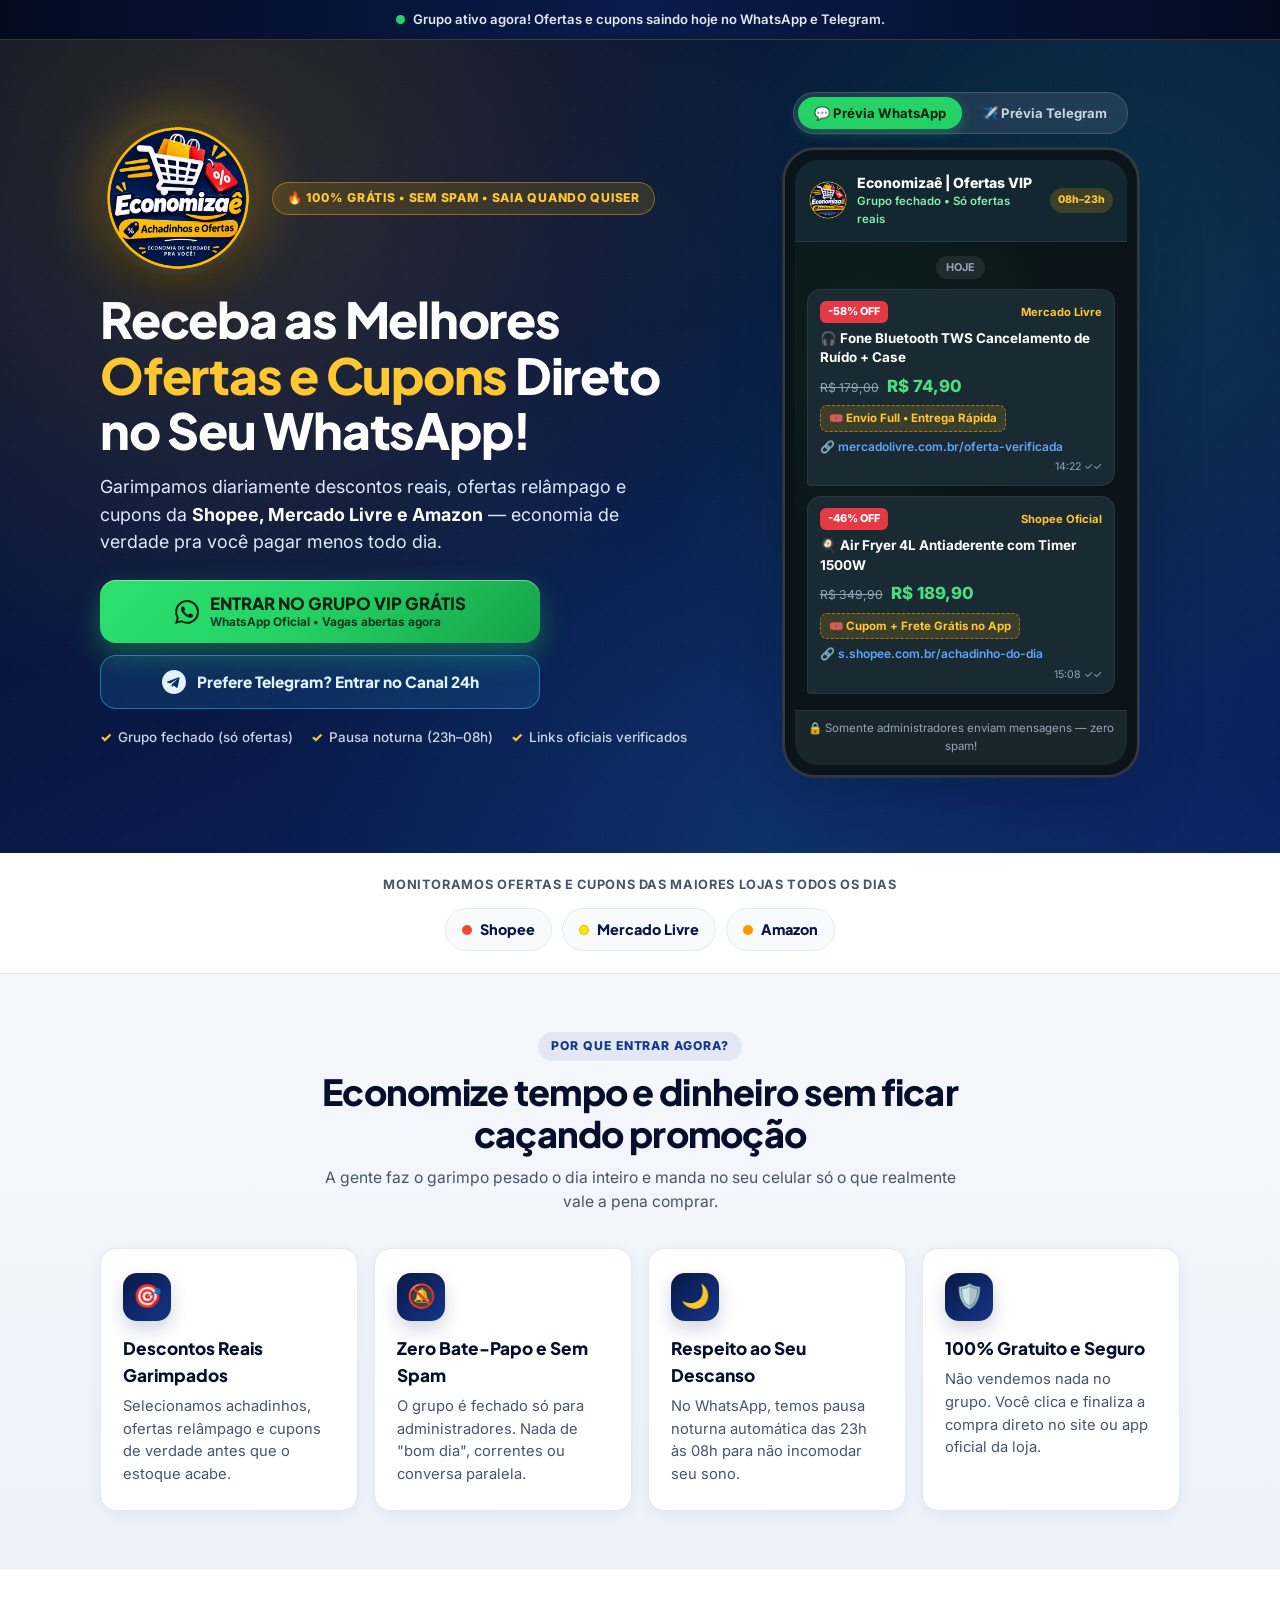
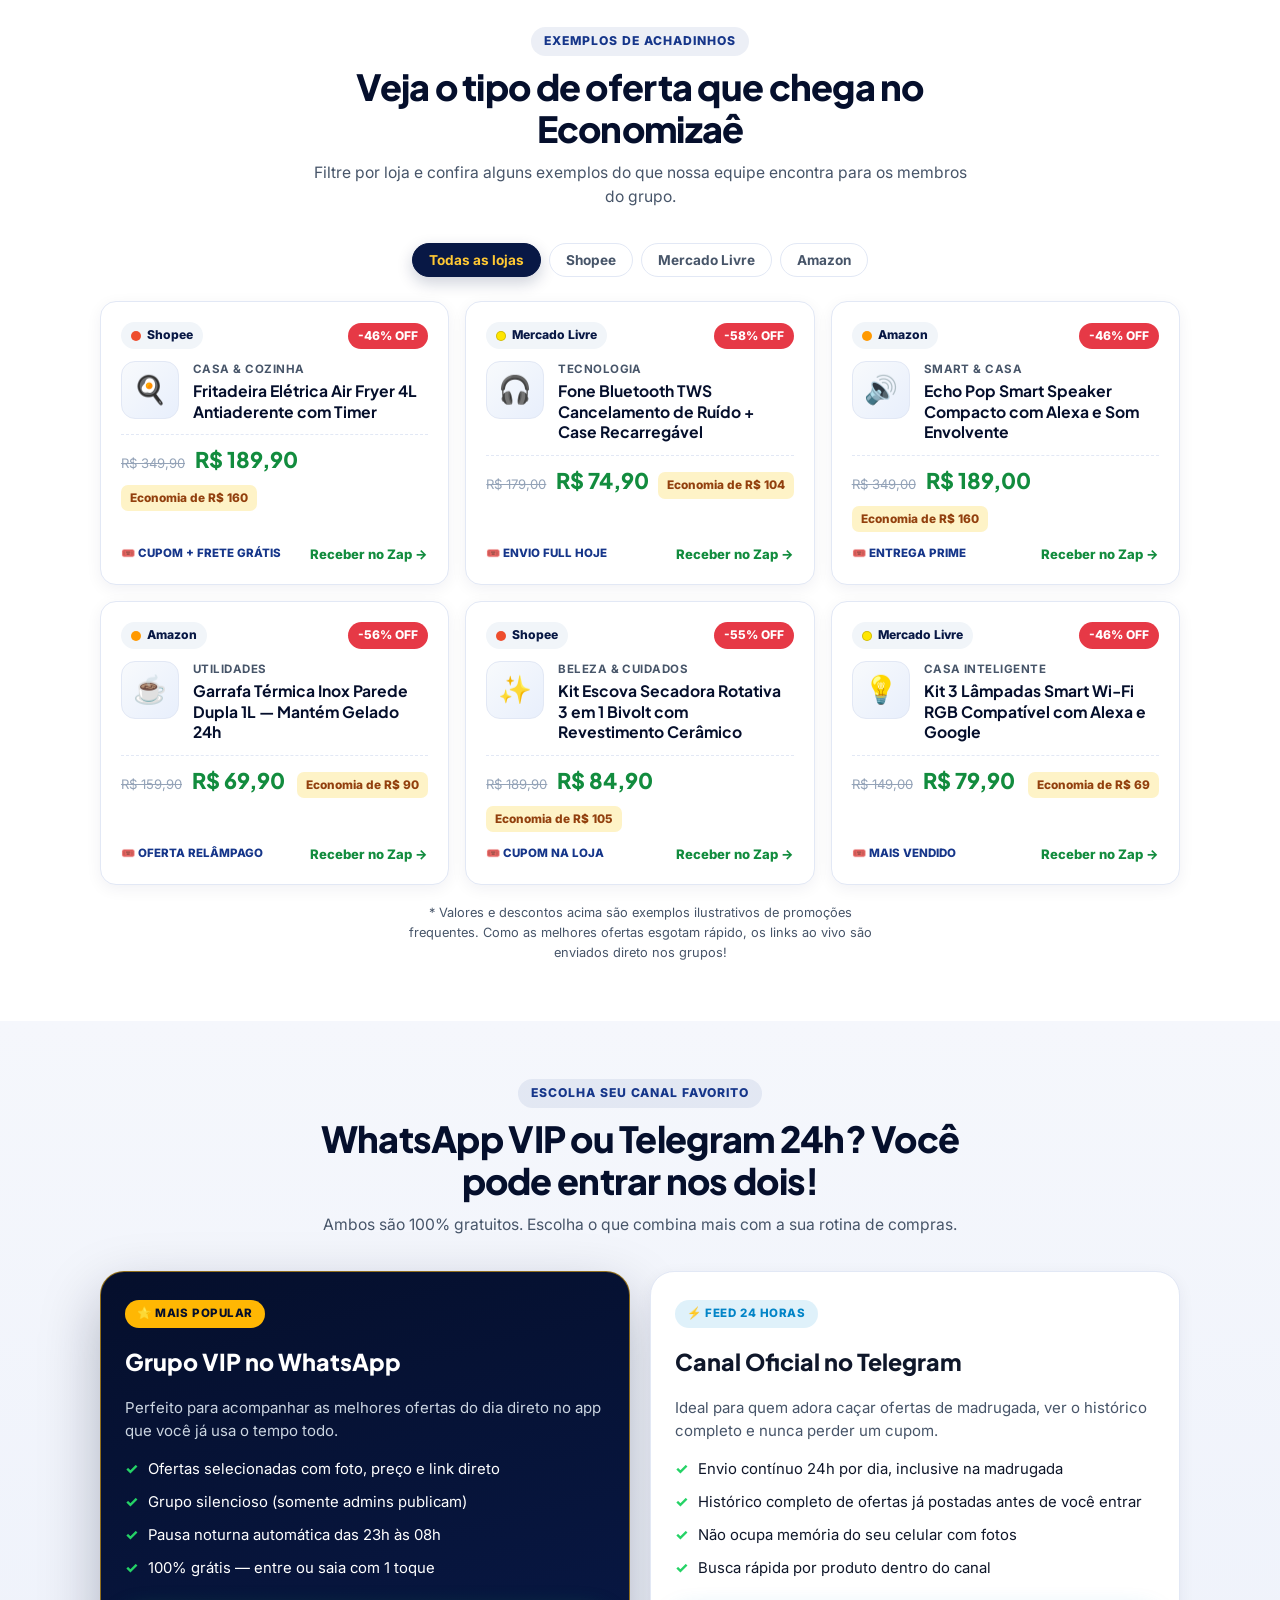
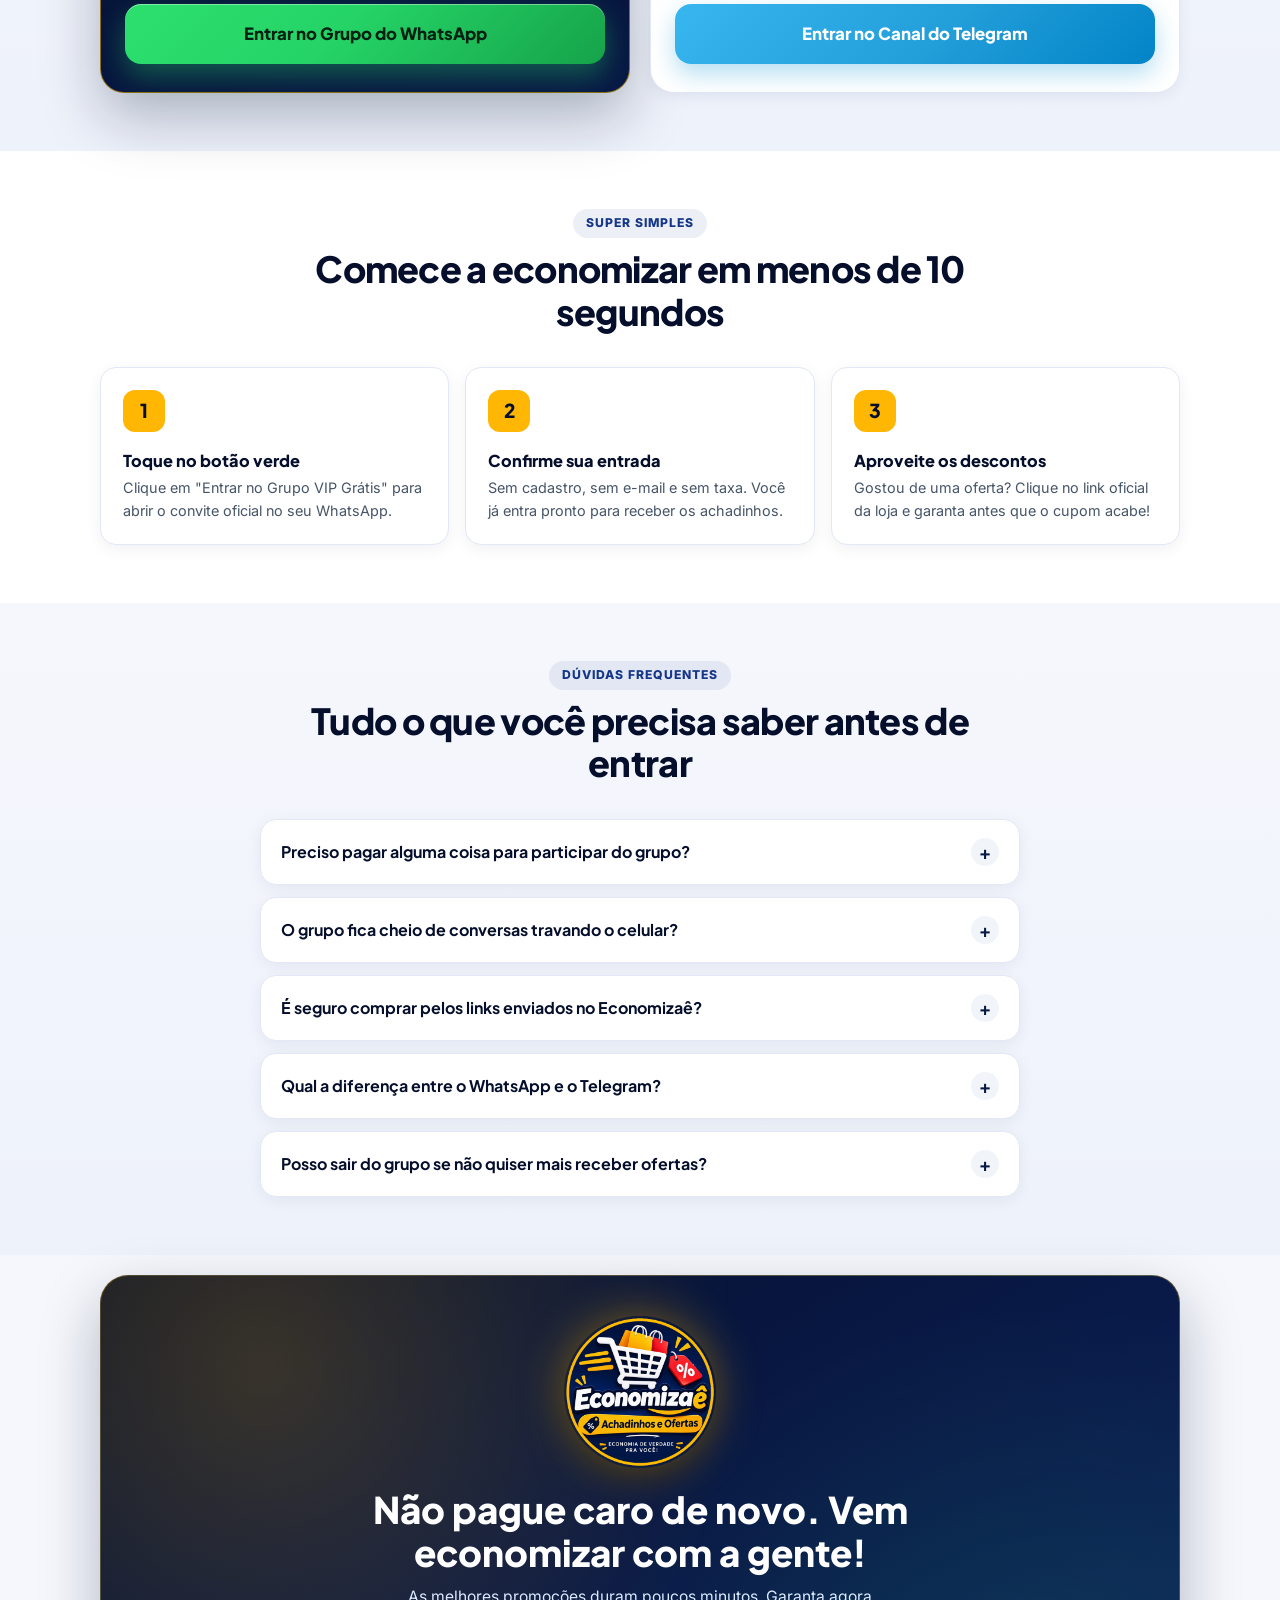
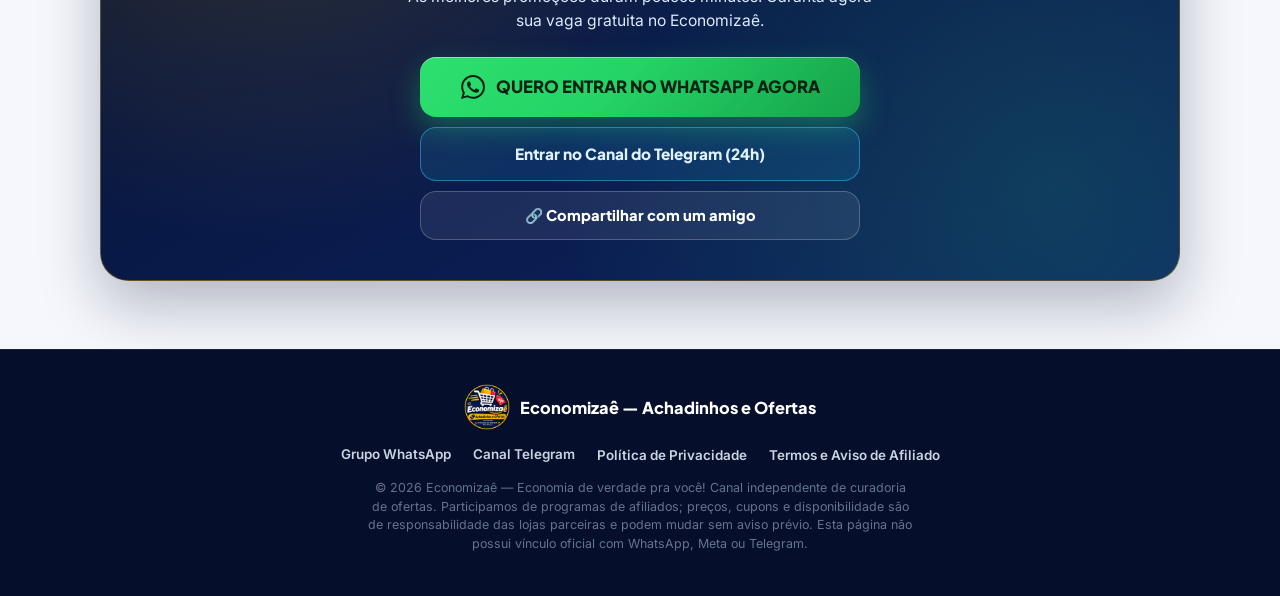
<file: index.html>
<!DOCTYPE html>
<html lang="pt-BR">
<head>
  <meta charset="UTF-8" />
  <meta name="viewport" content="width=device-width, initial-scale=1.0" />
  <title>Economizaê — Grupo VIP de Ofertas e Cupons no WhatsApp</title>
  <meta name="description" content="Entre grátis no grupo VIP do Economizaê e receba todos os dias as melhores ofertas, achadinhos e cupons da Shopee, Mercado Livre e Amazon direto no seu WhatsApp ou Telegram." />
  <meta name="theme-color" content="#050f2c" />

  <!-- Open Graph / WhatsApp / Facebook / Instagram -->
  <link rel="canonical" href="https://economizaeofertas.com.br/" />
  <meta property="og:type" content="website" />
  <meta property="og:locale" content="pt_BR" />
  <meta property="og:url" content="https://economizaeofertas.com.br/" />
  <meta property="og:site_name" content="Economizaê Ofertas" />
  <meta property="og:title" content="Economizaê — As Melhores Ofertas e Cupons no Seu WhatsApp!" />
  <meta property="og:description" content="Grupo 100% gratuito e silencioso com achadinhos e descontos reais da Shopee, Mercado Livre e Amazon." />
  <meta property="og:image" content="https://economizaeofertas.com.br/assets/og-share.png" />
  <meta name="twitter:card" content="summary_large_image" />
  <meta name="twitter:title" content="Economizaê — Grupo VIP de Ofertas e Cupons" />
  <meta name="twitter:description" content="Economia de verdade pra você! Entre grátis no WhatsApp ou Telegram." />
  <meta name="twitter:image" content="https://economizaeofertas.com.br/assets/og-share.png" />

  <link rel="icon" type="image/png" href="assets/favicon.png" />
  <link rel="apple-touch-icon" href="assets/logo-economizae.png" />

  <!-- Google Fonts (carregamento rápido com fallback instantâneo) -->
  <link rel="preconnect" href="https://fonts.googleapis.com" />
  <link rel="preconnect" href="https://fonts.gstatic.com" crossorigin />
  <link href="https://fonts.googleapis.com/css2?family=Inter:wght@400;500;600;700&family=Plus+Jakarta+Sans:wght@700;800&display=swap" rel="stylesheet" />

  <link rel="stylesheet" href="assets/styles.css" />
</head>
<body>

  <!-- Faixa Ao Vivo (horário real de Brasília) -->
  <div class="top-ribbon" role="status" aria-live="polite">
    <div class="top-ribbon__inner">
      <span id="liveStatusDot" class="pulse-dot" aria-hidden="true"></span>
      <span id="liveStatusText">Grupo ativo agora! Ofertas e cupons saindo hoje no WhatsApp e Telegram.</span>
    </div>
  </div>

  <!-- HERO PRINCIPAL -->
  <header class="hero">
    <div class="container hero__grid">
      <div class="hero__content">
        <div class="hero__brand">
          <div class="hero__logo-wrap">
            <img
              src="assets/logo-economizae.png"
              alt="Logo Economizaê — Achadinhos e Ofertas"
              class="hero__logo"
              width="164"
              height="164"
              fetchpriority="high"
            />
          </div>
          <span class="eyebrow">🔥 100% Grátis • Sem Spam • Saia Quando Quiser</span>
        </div>

        <h1 class="hero__title">
          Receba as Melhores <span class="accent-gold">Ofertas e Cupons</span> Direto no Seu WhatsApp!
        </h1>

        <p class="hero__subtitle">
          Garimpamos diariamente descontos reais, ofertas relâmpago e cupons da
          <strong>Shopee, Mercado Livre e Amazon</strong> — economia de verdade pra você pagar menos todo dia.
        </p>

        <div id="heroCta" class="cta-stack">
          <a
            href="https://chat.whatsapp.com/C5A4Bzv5PwuIhEBPIchPu0?s=cl&p=a&iam=2"
            target="_blank"
            rel="noopener noreferrer"
            class="btn btn--whatsapp"
            data-channel="whatsapp"
            data-placement="hero_principal"
          >
            <svg class="btn__icon" viewBox="0 0 24 24" fill="currentColor" aria-hidden="true">
              <path d="M20.52 3.48A11.86 11.86 0 0 0 12.06 0C5.5 0 .16 5.34.16 11.9c0 2.1.55 4.14 1.6 5.95L0 24l6.33-1.66a11.87 11.87 0 0 0 5.73 1.46h.01c6.55 0 11.9-5.34 11.9-11.9 0-3.18-1.24-6.17-3.45-8.42ZM12.07 21.8h-.01a9.87 9.87 0 0 1-5.04-1.38l-.36-.21-3.76.99 1-3.66-.24-.38a9.86 9.86 0 0 1-1.51-5.26c0-5.45 4.44-9.89 9.9-9.89 2.64 0 5.13 1.03 7 2.9a9.83 9.83 0 0 1 2.9 7c0 5.45-4.44 9.89-9.88 9.89Zm5.42-7.4c-.3-.15-1.76-.87-2.03-.97-.27-.1-.47-.15-.67.15-.2.3-.77.97-.94 1.17-.17.2-.35.22-.65.07-.3-.15-1.25-.46-2.38-1.47-.88-.78-1.48-1.75-1.65-2.05-.17-.3-.02-.46.13-.61.13-.13.3-.35.45-.52.15-.17.2-.3.3-.5.1-.2.05-.37-.02-.52-.08-.15-.67-1.62-.92-2.22-.24-.58-.49-.5-.67-.51h-.57c-.2 0-.52.07-.8.37-.27.3-1.04 1.02-1.04 2.48s1.07 2.88 1.22 3.08c.15.2 2.1 3.21 5.09 4.5.71.31 1.27.49 1.7.63.72.23 1.37.2 1.88.12.57-.09 1.76-.72 2.01-1.42.25-.7.25-1.29.17-1.42-.07-.12-.27-.2-.57-.35Z"/>
            </svg>
            <span class="btn__text">
              <span>ENTRAR NO GRUPO VIP GRÁTIS</span>
              <span class="btn__sub">WhatsApp Oficial • Vagas abertas agora</span>
            </span>
          </a>

          <a
            href="https://t.me/economizae_achadinhos"
            target="_blank"
            rel="noopener noreferrer"
            class="btn btn--telegram"
            data-channel="telegram"
            data-placement="hero_secundario"
          >
            <svg class="btn__icon" viewBox="0 0 24 24" fill="currentColor" aria-hidden="true">
              <path d="M12 0C5.37 0 0 5.37 0 12s5.37 12 12 12 12-5.37 12-12S18.63 0 12 0Zm5.56 8.16-1.91 9.01c-.14.64-.52.8-1.06.5l-2.93-2.16-1.41 1.36c-.16.16-.29.29-.59.29l.21-2.98 5.42-4.9c.24-.21-.05-.33-.37-.12l-6.7 4.22-2.89-.9c-.63-.2-.64-.63.13-.93l11.29-4.35c.52-.19.98.13.81.96Z"/>
            </svg>
            <span>Prefere Telegram? Entrar no Canal 24h</span>
          </a>
        </div>

        <div class="hero__trust">
          <span class="hero__trust-item"><span class="hero__trust-check">✓</span> Grupo fechado (só ofertas)</span>
          <span class="hero__trust-item"><span class="hero__trust-check">✓</span> Pausa noturna (23h–08h)</span>
          <span class="hero__trust-item"><span class="hero__trust-check">✓</span> Links oficiais verificados</span>
        </div>
      </div>

      <!-- Preview Interativo do Celular -->
      <div class="phone-showcase" aria-label="Prévia de como chegam as ofertas no grupo">
        <div class="channel-switch" role="tablist" aria-label="Escolha o canal para ver a prévia">
          <button type="button" class="channel-switch__btn is-active" role="tab" aria-selected="true" data-preview="whatsapp">
            💬 Prévia WhatsApp
          </button>
          <button type="button" class="channel-switch__btn" role="tab" aria-selected="false" data-preview="telegram">
            ✈️ Prévia Telegram
          </button>
        </div>

        <div class="phone-frame">
          <div id="phoneScreen" class="phone-screen" data-mode="whatsapp">
            <div class="phone-header">
              <img src="assets/logo-economizae.png" alt="" class="phone-header__avatar" width="38" height="38" />
              <div class="phone-header__meta">
                <div id="phoneGroupName" class="phone-header__name">Economizaê | Ofertas VIP</div>
                <div id="phoneGroupSub" class="phone-header__sub">Grupo fechado • Só ofertas reais</div>
              </div>
              <span id="phoneGroupTag" class="phone-header__tag">08h–23h</span>
            </div>

            <div id="phoneChat" class="phone-chat"></div>

            <div id="phoneFooterNote" class="phone-footer-note">
              🔒 Somente administradores enviam mensagens — zero spam!
            </div>
          </div>
        </div>
      </div>
    </div>
  </header>

  <!-- Barra de Lojas Monitoradas -->
  <section class="stores-bar" aria-label="Lojas monitoradas">
    <div class="container stores-bar__inner">
      <p class="stores-bar__label">Monitoramos ofertas e cupons das maiores lojas todos os dias</p>
      <div class="stores-pills">
        <span class="store-pill"><span class="store-dot store-dot--shopee"></span>Shopee</span>
        <span class="store-pill"><span class="store-dot store-dot--ml"></span>Mercado Livre</span>
        <span class="store-pill"><span class="store-dot store-dot--amazon"></span>Amazon</span>
      </div>
    </div>
  </section>

  <!-- Benefícios -->
  <section class="section section--tint">
    <div class="container">
      <div class="section__head">
        <span class="section__kicker">Por que entrar agora?</span>
        <h2 class="section__title">Economize tempo e dinheiro sem ficar caçando promoção</h2>
        <p class="section__desc">
          A gente faz o garimpo pesado o dia inteiro e manda no seu celular só o que realmente vale a pena comprar.
        </p>
      </div>

      <div class="benefits-grid">
        <article class="benefit-card">
          <div class="benefit-card__icon" aria-hidden="true">🎯</div>
          <h3 class="benefit-card__title">Descontos Reais Garimpados</h3>
          <p class="benefit-card__text">
            Selecionamos achadinhos, ofertas relâmpago e cupons de verdade antes que o estoque acabe.
          </p>
        </article>

        <article class="benefit-card">
          <div class="benefit-card__icon" aria-hidden="true">🔕</div>
          <h3 class="benefit-card__title">Zero Bate-Papo e Sem Spam</h3>
          <p class="benefit-card__text">
            O grupo é fechado só para administradores. Nada de "bom dia", correntes ou conversa paralela.
          </p>
        </article>

        <article class="benefit-card">
          <div class="benefit-card__icon" aria-hidden="true">🌙</div>
          <h3 class="benefit-card__title">Respeito ao Seu Descanso</h3>
          <p class="benefit-card__text">
            No WhatsApp, temos pausa noturna automática das 23h às 08h para não incomodar seu sono.
          </p>
        </article>

        <article class="benefit-card">
          <div class="benefit-card__icon" aria-hidden="true">🛡️</div>
          <h3 class="benefit-card__title">100% Gratuito e Seguro</h3>
          <p class="benefit-card__text">
            Não vendemos nada no grupo. Você clica e finaliza a compra direto no site ou app oficial da loja.
          </p>
        </article>
      </div>
    </div>
  </section>

  <!-- Vitrine Interativa de Achadinhos -->
  <section class="section section--white" id="exemplos">
    <div class="container">
      <div class="section__head">
        <span class="section__kicker">Exemplos de Achadinhos</span>
        <h2 class="section__title">Veja o tipo de oferta que chega no Economizaê</h2>
        <p class="section__desc">
          Filtre por loja e confira alguns exemplos do que nossa equipe encontra para os membros do grupo.
        </p>
      </div>

      <div class="filter-pills" role="group" aria-label="Filtrar exemplos por loja">
        <button type="button" class="filter-pill is-active" data-filter="todas">Todas as lojas</button>
        <button type="button" class="filter-pill" data-filter="shopee">Shopee</button>
        <button type="button" class="filter-pill" data-filter="mercadolivre">Mercado Livre</button>
        <button type="button" class="filter-pill" data-filter="amazon">Amazon</button>
      </div>

      <div id="dealsGrid" class="deals-grid"></div>

      <p class="deals-disclaimer">
        * Valores e descontos acima são exemplos ilustrativos de promoções frequentes. Como as melhores ofertas esgotam rápido, os links ao vivo são enviados direto nos grupos!
      </p>
    </div>
  </section>

  <!-- Comparativo WhatsApp vs Telegram -->
  <section class="section section--tint" id="canais">
    <div class="container">
      <div class="section__head">
        <span class="section__kicker">Escolha seu canal favorito</span>
        <h2 class="section__title">WhatsApp VIP ou Telegram 24h? Você pode entrar nos dois!</h2>
        <p class="section__desc">
          Ambos são 100% gratuitos. Escolha o que combina mais com a sua rotina de compras.
        </p>
      </div>

      <div class="channels-grid">
        <article class="channel-card channel-card--featured">
          <span class="channel-card__badge">⭐ Mais Popular</span>
          <h3 class="channel-card__title">Grupo VIP no WhatsApp</h3>
          <p class="channel-card__desc">
            Perfeito para acompanhar as melhores ofertas do dia direto no app que você já usa o tempo todo.
          </p>
          <ul class="channel-list">
            <li><span class="ok">✓</span> <span>Ofertas selecionadas com foto, preço e link direto</span></li>
            <li><span class="ok">✓</span> <span>Grupo silencioso (somente admins publicam)</span></li>
            <li><span class="ok">✓</span> <span>Pausa noturna automática das 23h às 08h</span></li>
            <li><span class="ok">✓</span> <span>100% grátis — entre ou saia com 1 toque</span></li>
          </ul>
          <div class="channel-card__action">
            <a
              href="https://chat.whatsapp.com/C5A4Bzv5PwuIhEBPIchPu0?s=cl&p=a&iam=2"
              target="_blank"
              rel="noopener noreferrer"
              class="btn btn--whatsapp"
              data-channel="whatsapp"
              data-placement="card_comparativo"
            >
              <span>Entrar no Grupo do WhatsApp</span>
            </a>
          </div>
        </article>

        <article class="channel-card">
          <span class="channel-card__badge channel-card__badge--tg">⚡ Feed 24 Horas</span>
          <h3 class="channel-card__title">Canal Oficial no Telegram</h3>
          <p class="channel-card__desc">
            Ideal para quem adora caçar ofertas de madrugada, ver o histórico completo e nunca perder um cupom.
          </p>
          <ul class="channel-list">
            <li><span class="ok">✓</span> <span>Envio contínuo 24h por dia, inclusive na madrugada</span></li>
            <li><span class="ok">✓</span> <span>Histórico completo de ofertas já postadas antes de você entrar</span></li>
            <li><span class="ok">✓</span> <span>Não ocupa memória do seu celular com fotos</span></li>
            <li><span class="ok">✓</span> <span>Busca rápida por produto dentro do canal</span></li>
          </ul>
          <div class="channel-card__action">
            <a
              href="https://t.me/economizae_achadinhos"
              target="_blank"
              rel="noopener noreferrer"
              class="btn btn--telegram-solid"
              data-channel="telegram"
              data-placement="card_comparativo"
            >
              <span>Entrar no Canal do Telegram</span>
            </a>
          </div>
        </article>
      </div>
    </div>
  </section>

  <!-- Como Funciona em 3 Passos -->
  <section class="section section--white">
    <div class="container">
      <div class="section__head">
        <span class="section__kicker">Super simples</span>
        <h2 class="section__title">Comece a economizar em menos de 10 segundos</h2>
      </div>

      <div class="steps-grid">
        <article class="step-card">
          <div class="step-num">1</div>
          <div>
            <h3>Toque no botão verde</h3>
            <p>Clique em "Entrar no Grupo VIP Grátis" para abrir o convite oficial no seu WhatsApp.</p>
          </div>
        </article>

        <article class="step-card">
          <div class="step-num">2</div>
          <div>
            <h3>Confirme sua entrada</h3>
            <p>Sem cadastro, sem e-mail e sem taxa. Você já entra pronto para receber os achadinhos.</p>
          </div>
        </article>

        <article class="step-card">
          <div class="step-num">3</div>
          <div>
            <h3>Aproveite os descontos</h3>
            <p>Gostou de uma oferta? Clique no link oficial da loja e garanta antes que o cupom acabe!</p>
          </div>
        </article>
      </div>
    </div>
  </section>

  <!-- Perguntas Frequentes -->
  <section class="section section--tint" id="faq">
    <div class="container">
      <div class="section__head">
        <span class="section__kicker">Dúvidas Frequentes</span>
        <h2 class="section__title">Tudo o que você precisa saber antes de entrar</h2>
      </div>

      <div class="faq-list">
        <div class="faq-item">
          <button type="button" class="faq-question" aria-expanded="false">
            <span>Preciso pagar alguma coisa para participar do grupo?</span>
            <span class="faq-icon" aria-hidden="true">+</span>
          </button>
          <div class="faq-answer">
            <div class="faq-answer__inner">
              Não! O Economizaê é <strong>100% gratuito</strong> hoje e sempre. Nosso trabalho é mantido pelas comissões pagas pelas próprias lojas parceiras, sem nenhum custo extra para você.
            </div>
          </div>
        </div>

        <div class="faq-item">
          <button type="button" class="faq-question" aria-expanded="false">
            <span>O grupo fica cheio de conversas travando o celular?</span>
            <span class="faq-icon" aria-hidden="true">+</span>
          </button>
          <div class="faq-answer">
            <div class="faq-answer__inner">
              De jeito nenhum! O grupo é fechado apenas para os administradores postarem ofertas e cupons selecionados. Além disso, o WhatsApp fica em silêncio automático das 23h às 08h.
            </div>
          </div>
        </div>

        <div class="faq-item">
          <button type="button" class="faq-question" aria-expanded="false">
            <span>É seguro comprar pelos links enviados no Economizaê?</span>
            <span class="faq-icon" aria-hidden="true">+</span>
          </button>
          <div class="faq-answer">
            <div class="faq-answer__inner">
              Sim! Nós divulgamos apenas links que levam direto para as grandes lojas oficiais (Shopee, Mercado Livre e Amazon). Você paga e acompanha a entrega diretamente no site ou aplicativo da própria loja.
            </div>
          </div>
        </div>

        <div class="faq-item">
          <button type="button" class="faq-question" aria-expanded="false">
            <span>Qual a diferença entre o WhatsApp e o Telegram?</span>
            <span class="faq-icon" aria-hidden="true">+</span>
          </button>
          <div class="faq-answer">
            <div class="faq-answer__inner">
              O <strong>WhatsApp</strong> envia ofertas selecionadas durante o dia (08h às 23h) com toda praticidade. Já o <strong>Telegram</strong> funciona 24 horas por dia, permite pesquisar ofertas antigas e mantém todo o histórico de promoções disponível assim que você entra.
            </div>
          </div>
        </div>

        <div class="faq-item">
          <button type="button" class="faq-question" aria-expanded="false">
            <span>Posso sair do grupo se não quiser mais receber ofertas?</span>
            <span class="faq-icon" aria-hidden="true">+</span>
          </button>
          <div class="faq-answer">
            <div class="faq-answer__inner">
              Com certeza! Você tem liberdade total para silenciar as notificações ou sair do grupo a qualquer momento com apenas um toque.
            </div>
          </div>
        </div>
      </div>
    </div>
  </section>

  <!-- CTA Final -->
  <section class="final-cta" id="finalCta">
    <div class="container">
      <div class="final-cta__box">
        <img src="assets/logo-economizae.png" alt="Logo Economizaê" class="final-cta__logo" width="152" height="152" loading="lazy" />
        <h2 class="final-cta__title">Não pague caro de novo. Vem economizar com a gente!</h2>
        <p class="final-cta__desc">
          As melhores promoções duram poucos minutos. Garanta agora sua vaga gratuita no Economizaê.
        </p>

        <div class="final-cta__actions">
          <a
            href="https://chat.whatsapp.com/C5A4Bzv5PwuIhEBPIchPu0?s=cl&p=a&iam=2"
            target="_blank"
            rel="noopener noreferrer"
            class="btn btn--whatsapp"
            data-channel="whatsapp"
            data-placement="cta_final"
          >
            <svg class="btn__icon" viewBox="0 0 24 24" fill="currentColor" aria-hidden="true">
              <path d="M20.52 3.48A11.86 11.86 0 0 0 12.06 0C5.5 0 .16 5.34.16 11.9c0 2.1.55 4.14 1.6 5.95L0 24l6.33-1.66a11.87 11.87 0 0 0 5.73 1.46h.01c6.55 0 11.9-5.34 11.9-11.9 0-3.18-1.24-6.17-3.45-8.42ZM12.07 21.8h-.01a9.87 9.87 0 0 1-5.04-1.38l-.36-.21-3.76.99 1-3.66-.24-.38a9.86 9.86 0 0 1-1.51-5.26c0-5.45 4.44-9.89 9.9-9.89 2.64 0 5.13 1.03 7 2.9a9.83 9.83 0 0 1 2.9 7c0 5.45-4.44 9.89-9.88 9.89Zm5.42-7.4c-.3-.15-1.76-.87-2.03-.97-.27-.1-.47-.15-.67.15-.2.3-.77.97-.94 1.17-.17.2-.35.22-.65.07-.3-.15-1.25-.46-2.38-1.47-.88-.78-1.48-1.75-1.65-2.05-.17-.3-.02-.46.13-.61.13-.13.3-.35.45-.52.15-.17.2-.3.3-.5.1-.2.05-.37-.02-.52-.08-.15-.67-1.62-.92-2.22-.24-.58-.49-.5-.67-.51h-.57c-.2 0-.52.07-.8.37-.27.3-1.04 1.02-1.04 2.48s1.07 2.88 1.22 3.08c.15.2 2.1 3.21 5.09 4.5.71.31 1.27.49 1.7.63.72.23 1.37.2 1.88.12.57-.09 1.76-.72 2.01-1.42.25-.7.25-1.29.17-1.42-.07-.12-.27-.2-.57-.35Z"/>
            </svg>
            <span>QUERO ENTRAR NO WHATSAPP AGORA</span>
          </a>

          <a
            href="https://t.me/economizae_achadinhos"
            target="_blank"
            rel="noopener noreferrer"
            class="btn btn--telegram"
            data-channel="telegram"
            data-placement="cta_final"
          >
            <span>Entrar no Canal do Telegram (24h)</span>
          </a>

          <button type="button" id="btnShare" class="btn btn--ghost-light">
            <span>🔗 Compartilhar com um amigo</span>
          </button>
        </div>
      </div>
    </div>
  </section>

  <!-- Rodapé (compatível com políticas Meta Ads / Google Ads) -->
  <footer class="footer">
    <div class="container footer__inner">
      <div class="footer__brand">
        <img src="assets/logo-economizae.png" alt="Economizaê" width="46" height="46" loading="lazy" />
        <span>Economizaê — Achadinhos e Ofertas</span>
      </div>

      <div class="footer__links">
        <a class="footer__link" href="https://chat.whatsapp.com/C5A4Bzv5PwuIhEBPIchPu0?s=cl&p=a&iam=2" target="_blank" rel="noopener noreferrer" data-channel="whatsapp" data-placement="footer">Grupo WhatsApp</a>
        <a class="footer__link" href="https://t.me/economizae_achadinhos" target="_blank" rel="noopener noreferrer" data-channel="telegram" data-placement="footer">Canal Telegram</a>
        <button type="button" class="footer__link" data-modal="privacidade">Política de Privacidade</button>
        <button type="button" class="footer__link" data-modal="termos">Termos e Aviso de Afiliado</button>
      </div>

      <p class="footer__legal">
        © <span id="currentYear">2026</span> Economizaê — Economia de verdade pra você! Canal independente de curadoria de ofertas. Participamos de programas de afiliados; preços, cupons e disponibilidade são de responsabilidade das lojas parceiras e podem mudar sem aviso prévio. Esta página não possui vínculo oficial com WhatsApp, Meta ou Telegram.
      </p>
    </div>
  </footer>

  <!-- Barra Fixa Mobile (aparece após rolar o topo) -->
  <div id="stickyBar" class="sticky-bar" aria-hidden="true">
    <div class="sticky-bar__inner">
      <img src="assets/logo-economizae.png" alt="" class="sticky-bar__logo" width="40" height="40" />
      <a
        href="https://chat.whatsapp.com/C5A4Bzv5PwuIhEBPIchPu0?s=cl&p=a&iam=2"
        target="_blank"
        rel="noopener noreferrer"
        class="btn btn--whatsapp sticky-bar__btn"
        data-channel="whatsapp"
        data-placement="barra_fixa_mobile"
      >
        <span>Entrar no Grupo VIP Grátis →</span>
      </a>
    </div>
  </div>

  <!-- Modal Legal (Privacidade / Termos) -->
  <div id="legalModal" class="modal" role="dialog" aria-modal="true" aria-hidden="true" aria-labelledby="legalModalTitle">
    <div class="modal__card">
      <div class="modal__head">
        <h3 id="legalModalTitle" class="modal__title">Informações</h3>
        <button type="button" id="legalModalClose" class="modal__close" aria-label="Fechar">×</button>
      </div>
      <div id="legalModalBody" class="modal__body"></div>
    </div>
  </div>

  <!-- Toast de Feedback -->
  <div id="toast" class="toast" role="status" aria-live="polite"></div>

  <script src="assets/config.js"></script>
  <script src="assets/app.js"></script>
</body>
</html>
</file>
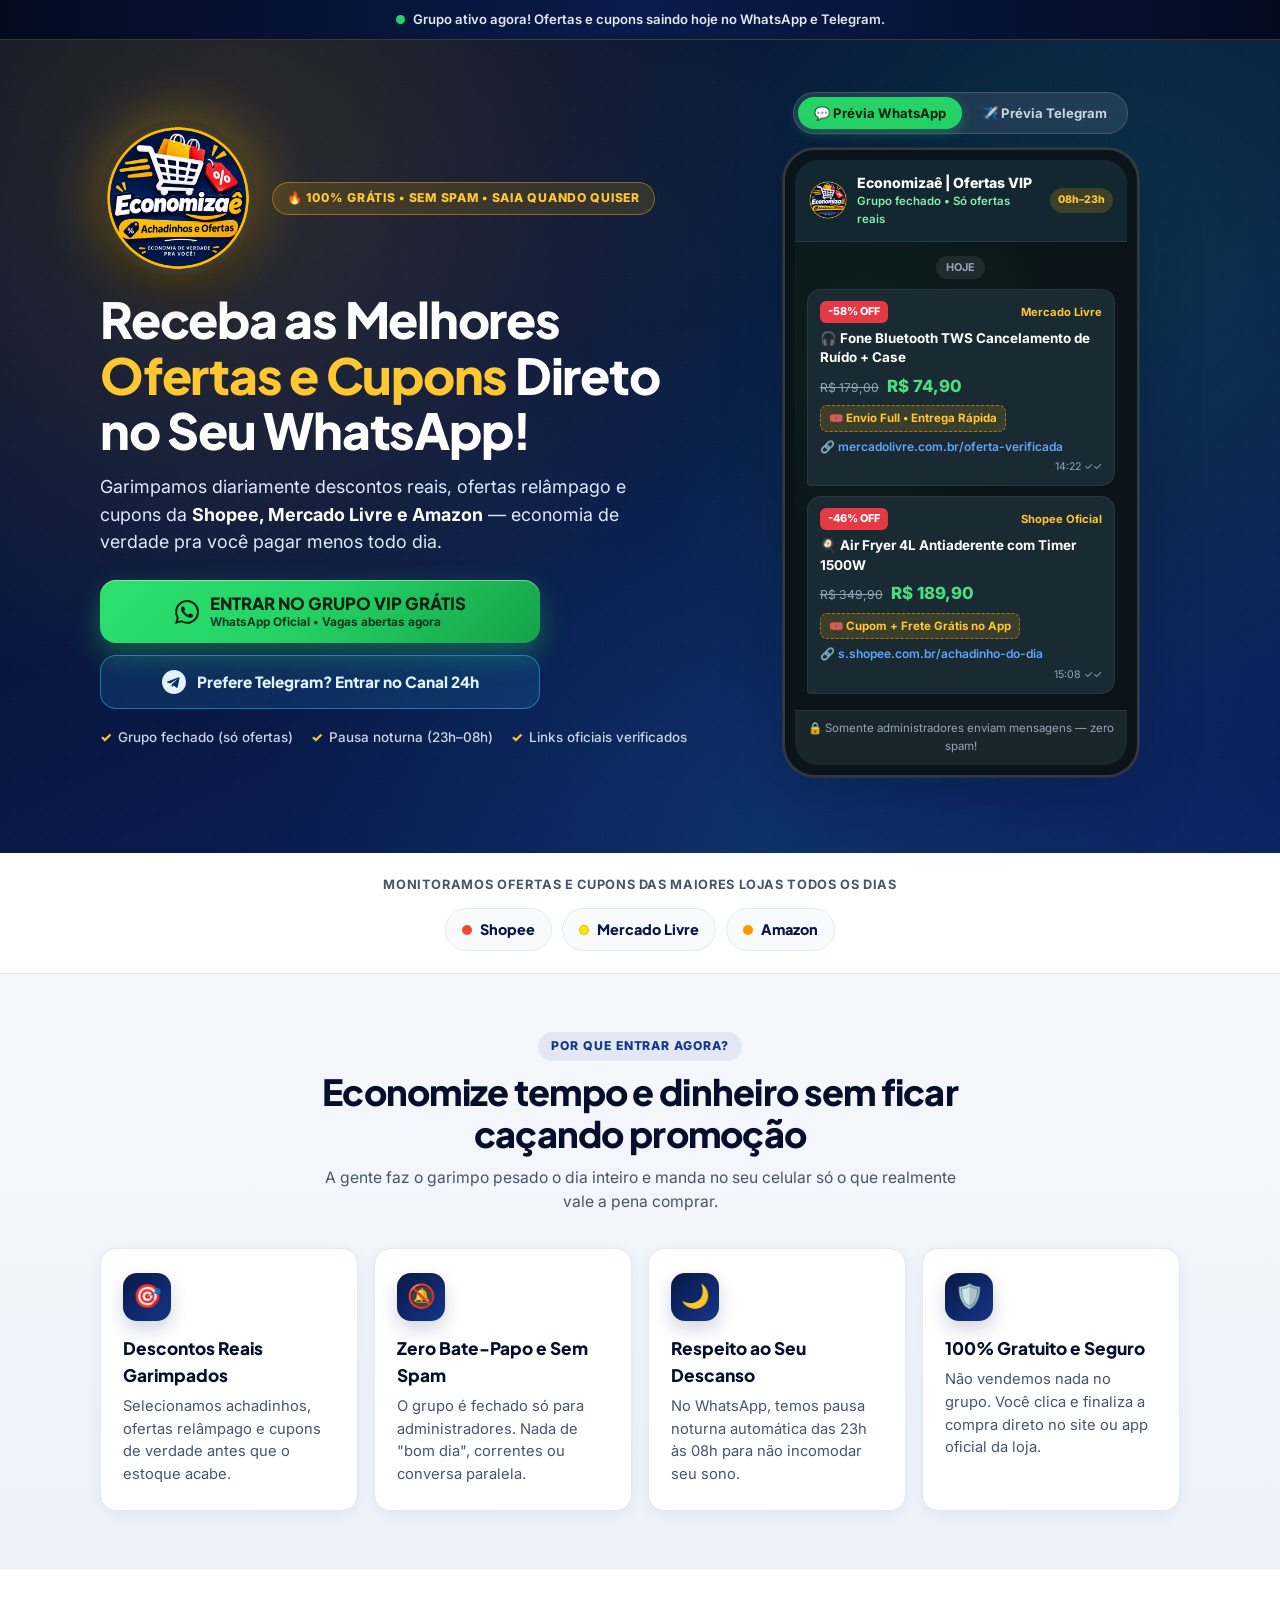
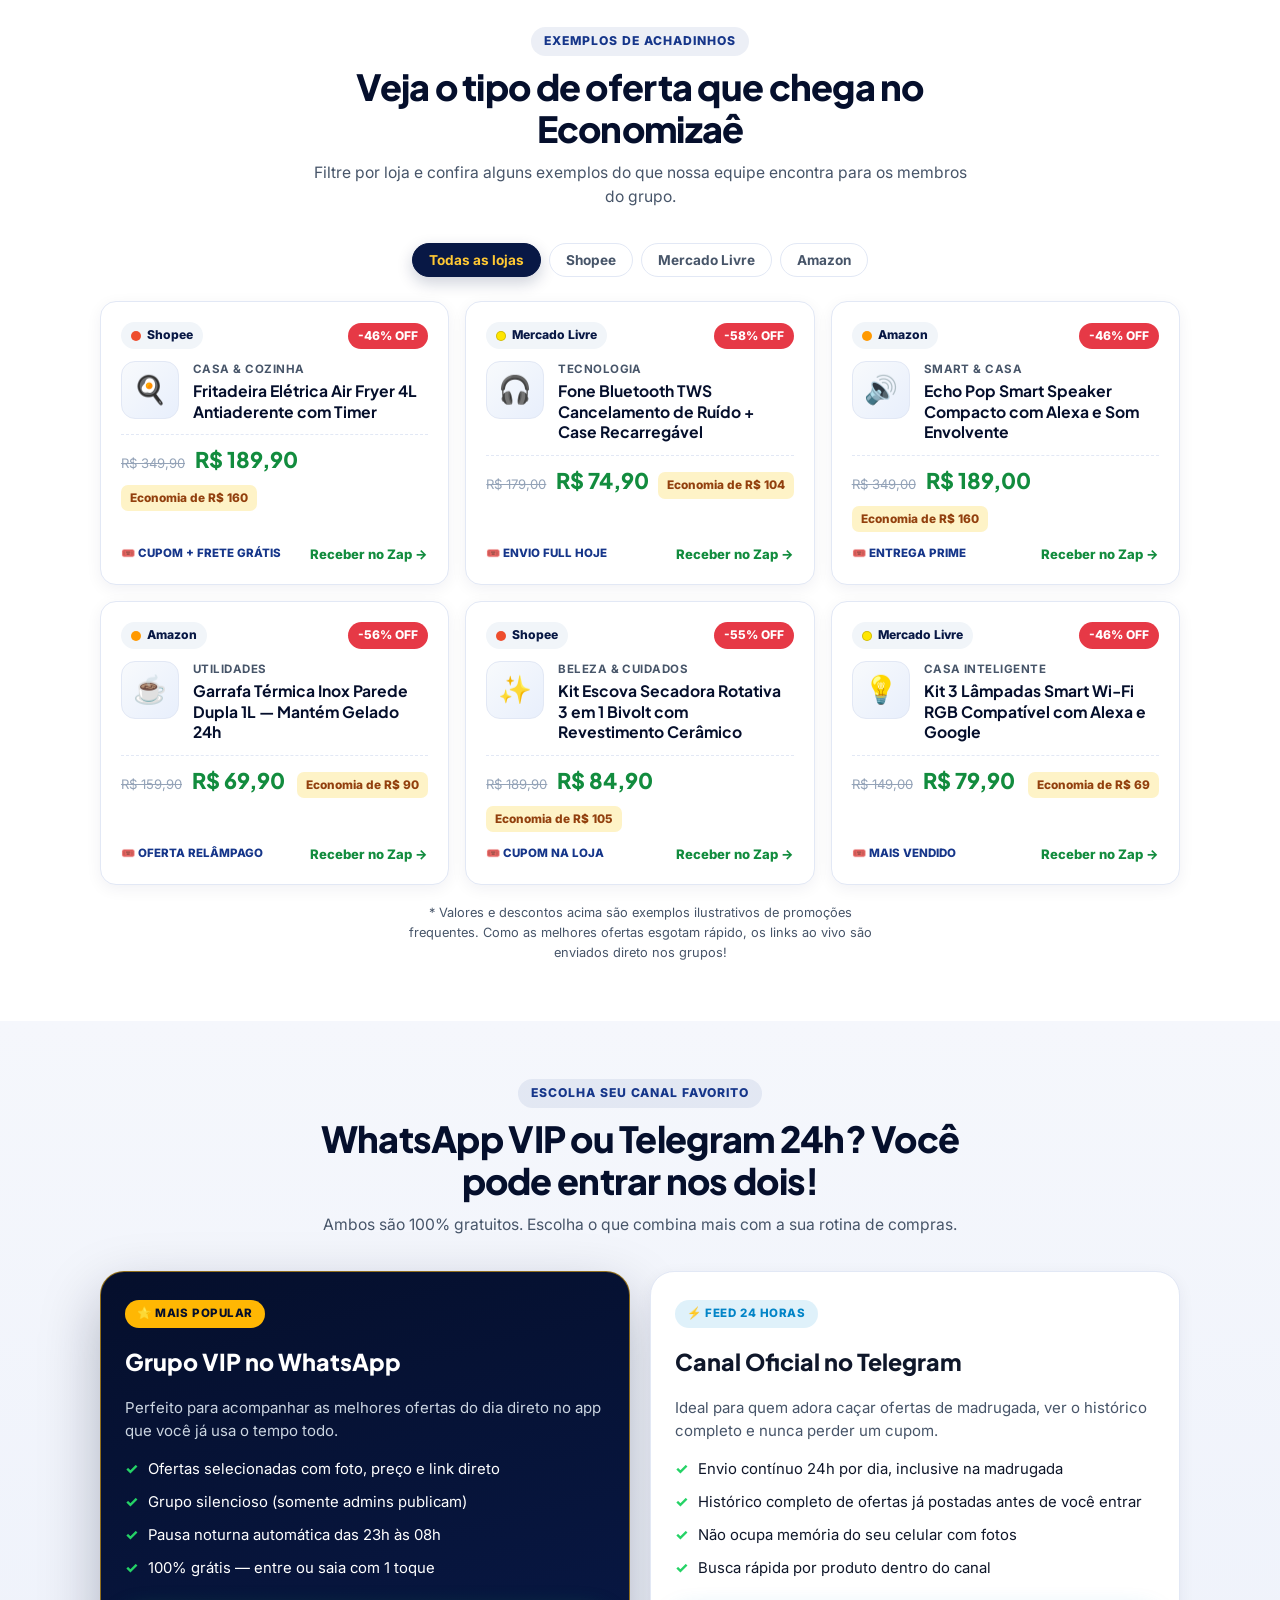
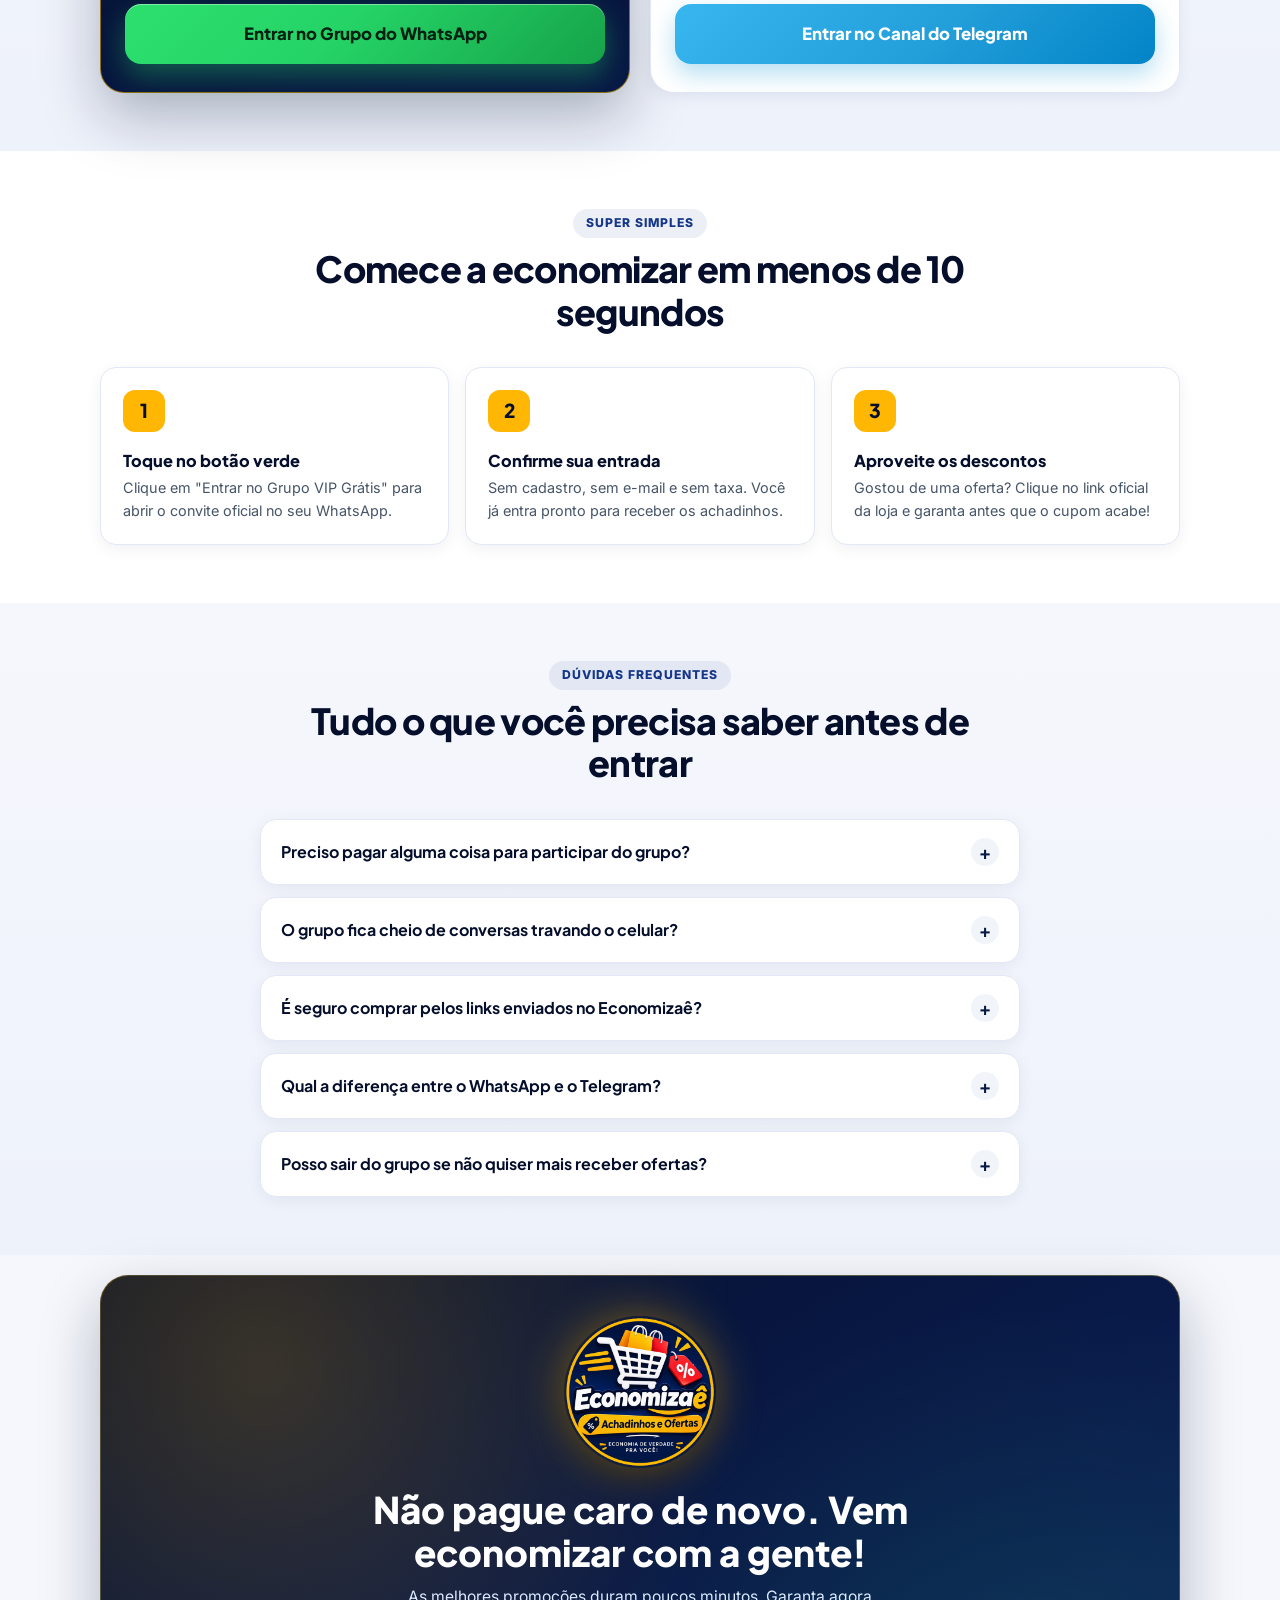
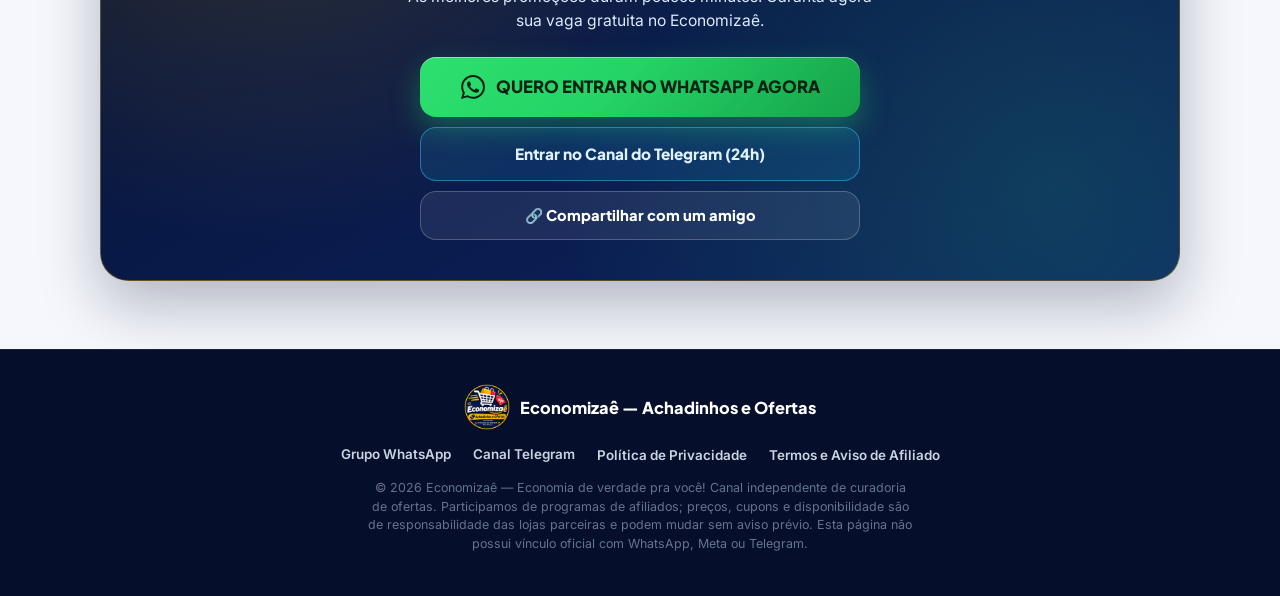
<file: whats/index.html>
﻿<!DOCTYPE html>
<html lang="pt-BR">
<head>
  <meta charset="UTF-8" />
  <meta name="viewport" content="width=device-width, initial-scale=1.0" />
  <title>Economizaê — Grupo VIP de Ofertas e Cupons no WhatsApp</title>
  <meta name="description" content="Entre grátis no grupo VIP do Economizaê e receba todos os dias as melhores ofertas, achadinhos e cupons da Shopee, Mercado Livre e Amazon direto no seu WhatsApp ou Telegram." />
  <meta name="theme-color" content="#050f2c" />

  <!-- Open Graph / WhatsApp / Facebook / Instagram -->
  <link rel="canonical" href="https://economizaeofertas.com.br/whats/" />
  <meta property="og:type" content="website" />
  <meta property="og:locale" content="pt_BR" />
  <meta property="og:url" content="https://economizaeofertas.com.br/whats/" />
  <meta property="og:site_name" content="Economizaê Ofertas" />
  <meta property="og:title" content="Economizaê — As Melhores Ofertas e Cupons no Seu WhatsApp!" />
  <meta property="og:description" content="Grupo 100% gratuito e silencioso com achadinhos e descontos reais da Shopee, Mercado Livre e Amazon." />
  <meta property="og:image" content="https://economizaeofertas.com.br/assets/og-share.png" />
  <meta name="twitter:card" content="summary_large_image" />
  <meta name="twitter:title" content="Economizaê — Grupo VIP de Ofertas e Cupons" />
  <meta name="twitter:description" content="Economia de verdade pra você! Entre grátis no WhatsApp ou Telegram." />
  <meta name="twitter:image" content="https://economizaeofertas.com.br/assets/og-share.png" />

  <link rel="icon" type="image/png" href="../assets/favicon.png" />
  <link rel="apple-touch-icon" href="../assets/logo-economizae.png" />

  <!-- Google Fonts (carregamento rápido com fallback instantâneo) -->
  <link rel="preconnect" href="https://fonts.googleapis.com" />
  <link rel="preconnect" href="https://fonts.gstatic.com" crossorigin />
  <link href="https://fonts.googleapis.com/css2?family=Inter:wght@400;500;600;700&family=Plus+Jakarta+Sans:wght@700;800&display=swap" rel="stylesheet" />

  <link rel="stylesheet" href="../assets/styles.css" />
</head>
<body>

  <!-- Faixa Ao Vivo (horário real de Brasília) -->
  <div class="top-ribbon" role="status" aria-live="polite">
    <div class="top-ribbon__inner">
      <span id="liveStatusDot" class="pulse-dot" aria-hidden="true"></span>
      <span id="liveStatusText">Grupo ativo agora! Ofertas e cupons saindo hoje no WhatsApp e Telegram.</span>
    </div>
  </div>

  <!-- HERO PRINCIPAL -->
  <header class="hero">
    <div class="container hero__grid">
      <div class="hero__content">
        <div class="hero__brand">
          <div class="hero__logo-wrap">
            <img
              src="../assets/logo-economizae.png"
              alt="Logo Economizaê — Achadinhos e Ofertas"
              class="hero__logo"
              width="164"
              height="164"
              fetchpriority="high"
            />
          </div>
          <span class="eyebrow">🔥 100% Grátis • Sem Spam • Saia Quando Quiser</span>
        </div>

        <h1 class="hero__title">
          Receba as Melhores <span class="accent-gold">Ofertas e Cupons</span> Direto no Seu WhatsApp!
        </h1>

        <p class="hero__subtitle">
          Garimpamos diariamente descontos reais, ofertas relâmpago e cupons da
          <strong>Shopee, Mercado Livre e Amazon</strong> — economia de verdade pra você pagar menos todo dia.
        </p>

        <div id="heroCta" class="cta-stack">
          <a
            href="https://chat.whatsapp.com/C5A4Bzv5PwuIhEBPIchPu0?s=cl&p=a&iam=2"
            target="_blank"
            rel="noopener noreferrer"
            class="btn btn--whatsapp"
            data-channel="whatsapp"
            data-placement="hero_principal"
          >
            <svg class="btn__icon" viewBox="0 0 24 24" fill="currentColor" aria-hidden="true">
              <path d="M20.52 3.48A11.86 11.86 0 0 0 12.06 0C5.5 0 .16 5.34.16 11.9c0 2.1.55 4.14 1.6 5.95L0 24l6.33-1.66a11.87 11.87 0 0 0 5.73 1.46h.01c6.55 0 11.9-5.34 11.9-11.9 0-3.18-1.24-6.17-3.45-8.42ZM12.07 21.8h-.01a9.87 9.87 0 0 1-5.04-1.38l-.36-.21-3.76.99 1-3.66-.24-.38a9.86 9.86 0 0 1-1.51-5.26c0-5.45 4.44-9.89 9.9-9.89 2.64 0 5.13 1.03 7 2.9a9.83 9.83 0 0 1 2.9 7c0 5.45-4.44 9.89-9.88 9.89Zm5.42-7.4c-.3-.15-1.76-.87-2.03-.97-.27-.1-.47-.15-.67.15-.2.3-.77.97-.94 1.17-.17.2-.35.22-.65.07-.3-.15-1.25-.46-2.38-1.47-.88-.78-1.48-1.75-1.65-2.05-.17-.3-.02-.46.13-.61.13-.13.3-.35.45-.52.15-.17.2-.3.3-.5.1-.2.05-.37-.02-.52-.08-.15-.67-1.62-.92-2.22-.24-.58-.49-.5-.67-.51h-.57c-.2 0-.52.07-.8.37-.27.3-1.04 1.02-1.04 2.48s1.07 2.88 1.22 3.08c.15.2 2.1 3.21 5.09 4.5.71.31 1.27.49 1.7.63.72.23 1.37.2 1.88.12.57-.09 1.76-.72 2.01-1.42.25-.7.25-1.29.17-1.42-.07-.12-.27-.2-.57-.35Z"/>
            </svg>
            <span class="btn__text">
              <span>ENTRAR NO GRUPO VIP GRÁTIS</span>
              <span class="btn__sub">WhatsApp Oficial • Vagas abertas agora</span>
            </span>
          </a>

          <a
            href="https://t.me/economizae_achadinhos"
            target="_blank"
            rel="noopener noreferrer"
            class="btn btn--telegram"
            data-channel="telegram"
            data-placement="hero_secundario"
          >
            <svg class="btn__icon" viewBox="0 0 24 24" fill="currentColor" aria-hidden="true">
              <path d="M12 0C5.37 0 0 5.37 0 12s5.37 12 12 12 12-5.37 12-12S18.63 0 12 0Zm5.56 8.16-1.91 9.01c-.14.64-.52.8-1.06.5l-2.93-2.16-1.41 1.36c-.16.16-.29.29-.59.29l.21-2.98 5.42-4.9c.24-.21-.05-.33-.37-.12l-6.7 4.22-2.89-.9c-.63-.2-.64-.63.13-.93l11.29-4.35c.52-.19.98.13.81.96Z"/>
            </svg>
            <span>Prefere Telegram? Entrar no Canal 24h</span>
          </a>
        </div>

        <div class="hero__trust">
          <span class="hero__trust-item"><span class="hero__trust-check">✓</span> Grupo fechado (só ofertas)</span>
          <span class="hero__trust-item"><span class="hero__trust-check">✓</span> Pausa noturna (23h–08h)</span>
          <span class="hero__trust-item"><span class="hero__trust-check">✓</span> Links oficiais verificados</span>
        </div>
      </div>

      <!-- Preview Interativo do Celular -->
      <div class="phone-showcase" aria-label="Prévia de como chegam as ofertas no grupo">
        <div class="channel-switch" role="tablist" aria-label="Escolha o canal para ver a prévia">
          <button type="button" class="channel-switch__btn is-active" role="tab" aria-selected="true" data-preview="whatsapp">
            💬 Prévia WhatsApp
          </button>
          <button type="button" class="channel-switch__btn" role="tab" aria-selected="false" data-preview="telegram">
            ✈️ Prévia Telegram
          </button>
        </div>

        <div class="phone-frame">
          <div id="phoneScreen" class="phone-screen" data-mode="whatsapp">
            <div class="phone-header">
              <img src="../assets/logo-economizae.png" alt="" class="phone-header__avatar" width="38" height="38" />
              <div class="phone-header__meta">
                <div id="phoneGroupName" class="phone-header__name">Economizaê | Ofertas VIP</div>
                <div id="phoneGroupSub" class="phone-header__sub">Grupo fechado • Só ofertas reais</div>
              </div>
              <span id="phoneGroupTag" class="phone-header__tag">08h–23h</span>
            </div>

            <div id="phoneChat" class="phone-chat"></div>

            <div id="phoneFooterNote" class="phone-footer-note">
              🔒 Somente administradores enviam mensagens — zero spam!
            </div>
          </div>
        </div>
      </div>
    </div>
  </header>

  <!-- Barra de Lojas Monitoradas -->
  <section class="stores-bar" aria-label="Lojas monitoradas">
    <div class="container stores-bar__inner">
      <p class="stores-bar__label">Monitoramos ofertas e cupons das maiores lojas todos os dias</p>
      <div class="stores-pills">
        <span class="store-pill"><span class="store-dot store-dot--shopee"></span>Shopee</span>
        <span class="store-pill"><span class="store-dot store-dot--ml"></span>Mercado Livre</span>
        <span class="store-pill"><span class="store-dot store-dot--amazon"></span>Amazon</span>
      </div>
    </div>
  </section>

  <!-- Benefícios -->
  <section class="section section--tint">
    <div class="container">
      <div class="section__head">
        <span class="section__kicker">Por que entrar agora?</span>
        <h2 class="section__title">Economize tempo e dinheiro sem ficar caçando promoção</h2>
        <p class="section__desc">
          A gente faz o garimpo pesado o dia inteiro e manda no seu celular só o que realmente vale a pena comprar.
        </p>
      </div>

      <div class="benefits-grid">
        <article class="benefit-card">
          <div class="benefit-card__icon" aria-hidden="true">🎯</div>
          <h3 class="benefit-card__title">Descontos Reais Garimpados</h3>
          <p class="benefit-card__text">
            Selecionamos achadinhos, ofertas relâmpago e cupons de verdade antes que o estoque acabe.
          </p>
        </article>

        <article class="benefit-card">
          <div class="benefit-card__icon" aria-hidden="true">🔕</div>
          <h3 class="benefit-card__title">Zero Bate-Papo e Sem Spam</h3>
          <p class="benefit-card__text">
            O grupo é fechado só para administradores. Nada de "bom dia", correntes ou conversa paralela.
          </p>
        </article>

        <article class="benefit-card">
          <div class="benefit-card__icon" aria-hidden="true">🌙</div>
          <h3 class="benefit-card__title">Respeito ao Seu Descanso</h3>
          <p class="benefit-card__text">
            No WhatsApp, temos pausa noturna automática das 23h às 08h para não incomodar seu sono.
          </p>
        </article>

        <article class="benefit-card">
          <div class="benefit-card__icon" aria-hidden="true">🛡️</div>
          <h3 class="benefit-card__title">100% Gratuito e Seguro</h3>
          <p class="benefit-card__text">
            Não vendemos nada no grupo. Você clica e finaliza a compra direto no site ou app oficial da loja.
          </p>
        </article>
      </div>
    </div>
  </section>

  <!-- Vitrine Interativa de Achadinhos -->
  <section class="section section--white" id="exemplos">
    <div class="container">
      <div class="section__head">
        <span class="section__kicker">Exemplos de Achadinhos</span>
        <h2 class="section__title">Veja o tipo de oferta que chega no Economizaê</h2>
        <p class="section__desc">
          Filtre por loja e confira alguns exemplos do que nossa equipe encontra para os membros do grupo.
        </p>
      </div>

      <div class="filter-pills" role="group" aria-label="Filtrar exemplos por loja">
        <button type="button" class="filter-pill is-active" data-filter="todas">Todas as lojas</button>
        <button type="button" class="filter-pill" data-filter="shopee">Shopee</button>
        <button type="button" class="filter-pill" data-filter="mercadolivre">Mercado Livre</button>
        <button type="button" class="filter-pill" data-filter="amazon">Amazon</button>
      </div>

      <div id="dealsGrid" class="deals-grid"></div>

      <p class="deals-disclaimer">
        * Valores e descontos acima são exemplos ilustrativos de promoções frequentes. Como as melhores ofertas esgotam rápido, os links ao vivo são enviados direto nos grupos!
      </p>
    </div>
  </section>

  <!-- Comparativo WhatsApp vs Telegram -->
  <section class="section section--tint" id="canais">
    <div class="container">
      <div class="section__head">
        <span class="section__kicker">Escolha seu canal favorito</span>
        <h2 class="section__title">WhatsApp VIP ou Telegram 24h? Você pode entrar nos dois!</h2>
        <p class="section__desc">
          Ambos são 100% gratuitos. Escolha o que combina mais com a sua rotina de compras.
        </p>
      </div>

      <div class="channels-grid">
        <article class="channel-card channel-card--featured">
          <span class="channel-card__badge">⭐ Mais Popular</span>
          <h3 class="channel-card__title">Grupo VIP no WhatsApp</h3>
          <p class="channel-card__desc">
            Perfeito para acompanhar as melhores ofertas do dia direto no app que você já usa o tempo todo.
          </p>
          <ul class="channel-list">
            <li><span class="ok">✓</span> <span>Ofertas selecionadas com foto, preço e link direto</span></li>
            <li><span class="ok">✓</span> <span>Grupo silencioso (somente admins publicam)</span></li>
            <li><span class="ok">✓</span> <span>Pausa noturna automática das 23h às 08h</span></li>
            <li><span class="ok">✓</span> <span>100% grátis — entre ou saia com 1 toque</span></li>
          </ul>
          <div class="channel-card__action">
            <a
              href="https://chat.whatsapp.com/C5A4Bzv5PwuIhEBPIchPu0?s=cl&p=a&iam=2"
              target="_blank"
              rel="noopener noreferrer"
              class="btn btn--whatsapp"
              data-channel="whatsapp"
              data-placement="card_comparativo"
            >
              <span>Entrar no Grupo do WhatsApp</span>
            </a>
          </div>
        </article>

        <article class="channel-card">
          <span class="channel-card__badge channel-card__badge--tg">⚡ Feed 24 Horas</span>
          <h3 class="channel-card__title">Canal Oficial no Telegram</h3>
          <p class="channel-card__desc">
            Ideal para quem adora caçar ofertas de madrugada, ver o histórico completo e nunca perder um cupom.
          </p>
          <ul class="channel-list">
            <li><span class="ok">✓</span> <span>Envio contínuo 24h por dia, inclusive na madrugada</span></li>
            <li><span class="ok">✓</span> <span>Histórico completo de ofertas já postadas antes de você entrar</span></li>
            <li><span class="ok">✓</span> <span>Não ocupa memória do seu celular com fotos</span></li>
            <li><span class="ok">✓</span> <span>Busca rápida por produto dentro do canal</span></li>
          </ul>
          <div class="channel-card__action">
            <a
              href="https://t.me/economizae_achadinhos"
              target="_blank"
              rel="noopener noreferrer"
              class="btn btn--telegram-solid"
              data-channel="telegram"
              data-placement="card_comparativo"
            >
              <span>Entrar no Canal do Telegram</span>
            </a>
          </div>
        </article>
      </div>
    </div>
  </section>

  <!-- Como Funciona em 3 Passos -->
  <section class="section section--white">
    <div class="container">
      <div class="section__head">
        <span class="section__kicker">Super simples</span>
        <h2 class="section__title">Comece a economizar em menos de 10 segundos</h2>
      </div>

      <div class="steps-grid">
        <article class="step-card">
          <div class="step-num">1</div>
          <div>
            <h3>Toque no botão verde</h3>
            <p>Clique em "Entrar no Grupo VIP Grátis" para abrir o convite oficial no seu WhatsApp.</p>
          </div>
        </article>

        <article class="step-card">
          <div class="step-num">2</div>
          <div>
            <h3>Confirme sua entrada</h3>
            <p>Sem cadastro, sem e-mail e sem taxa. Você já entra pronto para receber os achadinhos.</p>
          </div>
        </article>

        <article class="step-card">
          <div class="step-num">3</div>
          <div>
            <h3>Aproveite os descontos</h3>
            <p>Gostou de uma oferta? Clique no link oficial da loja e garanta antes que o cupom acabe!</p>
          </div>
        </article>
      </div>
    </div>
  </section>

  <!-- Perguntas Frequentes -->
  <section class="section section--tint" id="faq">
    <div class="container">
      <div class="section__head">
        <span class="section__kicker">Dúvidas Frequentes</span>
        <h2 class="section__title">Tudo o que você precisa saber antes de entrar</h2>
      </div>

      <div class="faq-list">
        <div class="faq-item">
          <button type="button" class="faq-question" aria-expanded="false">
            <span>Preciso pagar alguma coisa para participar do grupo?</span>
            <span class="faq-icon" aria-hidden="true">+</span>
          </button>
          <div class="faq-answer">
            <div class="faq-answer__inner">
              Não! O Economizaê é <strong>100% gratuito</strong> hoje e sempre. Nosso trabalho é mantido pelas comissões pagas pelas próprias lojas parceiras, sem nenhum custo extra para você.
            </div>
          </div>
        </div>

        <div class="faq-item">
          <button type="button" class="faq-question" aria-expanded="false">
            <span>O grupo fica cheio de conversas travando o celular?</span>
            <span class="faq-icon" aria-hidden="true">+</span>
          </button>
          <div class="faq-answer">
            <div class="faq-answer__inner">
              De jeito nenhum! O grupo é fechado apenas para os administradores postarem ofertas e cupons selecionados. Além disso, o WhatsApp fica em silêncio automático das 23h às 08h.
            </div>
          </div>
        </div>

        <div class="faq-item">
          <button type="button" class="faq-question" aria-expanded="false">
            <span>É seguro comprar pelos links enviados no Economizaê?</span>
            <span class="faq-icon" aria-hidden="true">+</span>
          </button>
          <div class="faq-answer">
            <div class="faq-answer__inner">
              Sim! Nós divulgamos apenas links que levam direto para as grandes lojas oficiais (Shopee, Mercado Livre e Amazon). Você paga e acompanha a entrega diretamente no site ou aplicativo da própria loja.
            </div>
          </div>
        </div>

        <div class="faq-item">
          <button type="button" class="faq-question" aria-expanded="false">
            <span>Qual a diferença entre o WhatsApp e o Telegram?</span>
            <span class="faq-icon" aria-hidden="true">+</span>
          </button>
          <div class="faq-answer">
            <div class="faq-answer__inner">
              O <strong>WhatsApp</strong> envia ofertas selecionadas durante o dia (08h às 23h) com toda praticidade. Já o <strong>Telegram</strong> funciona 24 horas por dia, permite pesquisar ofertas antigas e mantém todo o histórico de promoções disponível assim que você entra.
            </div>
          </div>
        </div>

        <div class="faq-item">
          <button type="button" class="faq-question" aria-expanded="false">
            <span>Posso sair do grupo se não quiser mais receber ofertas?</span>
            <span class="faq-icon" aria-hidden="true">+</span>
          </button>
          <div class="faq-answer">
            <div class="faq-answer__inner">
              Com certeza! Você tem liberdade total para silenciar as notificações ou sair do grupo a qualquer momento com apenas um toque.
            </div>
          </div>
        </div>
      </div>
    </div>
  </section>

  <!-- CTA Final -->
  <section class="final-cta" id="finalCta">
    <div class="container">
      <div class="final-cta__box">
        <img src="../assets/logo-economizae.png" alt="Logo Economizaê" class="final-cta__logo" width="152" height="152" loading="lazy" />
        <h2 class="final-cta__title">Não pague caro de novo. Vem economizar com a gente!</h2>
        <p class="final-cta__desc">
          As melhores promoções duram poucos minutos. Garanta agora sua vaga gratuita no Economizaê.
        </p>

        <div class="final-cta__actions">
          <a
            href="https://chat.whatsapp.com/C5A4Bzv5PwuIhEBPIchPu0?s=cl&p=a&iam=2"
            target="_blank"
            rel="noopener noreferrer"
            class="btn btn--whatsapp"
            data-channel="whatsapp"
            data-placement="cta_final"
          >
            <svg class="btn__icon" viewBox="0 0 24 24" fill="currentColor" aria-hidden="true">
              <path d="M20.52 3.48A11.86 11.86 0 0 0 12.06 0C5.5 0 .16 5.34.16 11.9c0 2.1.55 4.14 1.6 5.95L0 24l6.33-1.66a11.87 11.87 0 0 0 5.73 1.46h.01c6.55 0 11.9-5.34 11.9-11.9 0-3.18-1.24-6.17-3.45-8.42ZM12.07 21.8h-.01a9.87 9.87 0 0 1-5.04-1.38l-.36-.21-3.76.99 1-3.66-.24-.38a9.86 9.86 0 0 1-1.51-5.26c0-5.45 4.44-9.89 9.9-9.89 2.64 0 5.13 1.03 7 2.9a9.83 9.83 0 0 1 2.9 7c0 5.45-4.44 9.89-9.88 9.89Zm5.42-7.4c-.3-.15-1.76-.87-2.03-.97-.27-.1-.47-.15-.67.15-.2.3-.77.97-.94 1.17-.17.2-.35.22-.65.07-.3-.15-1.25-.46-2.38-1.47-.88-.78-1.48-1.75-1.65-2.05-.17-.3-.02-.46.13-.61.13-.13.3-.35.45-.52.15-.17.2-.3.3-.5.1-.2.05-.37-.02-.52-.08-.15-.67-1.62-.92-2.22-.24-.58-.49-.5-.67-.51h-.57c-.2 0-.52.07-.8.37-.27.3-1.04 1.02-1.04 2.48s1.07 2.88 1.22 3.08c.15.2 2.1 3.21 5.09 4.5.71.31 1.27.49 1.7.63.72.23 1.37.2 1.88.12.57-.09 1.76-.72 2.01-1.42.25-.7.25-1.29.17-1.42-.07-.12-.27-.2-.57-.35Z"/>
            </svg>
            <span>QUERO ENTRAR NO WHATSAPP AGORA</span>
          </a>

          <a
            href="https://t.me/economizae_achadinhos"
            target="_blank"
            rel="noopener noreferrer"
            class="btn btn--telegram"
            data-channel="telegram"
            data-placement="cta_final"
          >
            <span>Entrar no Canal do Telegram (24h)</span>
          </a>

          <button type="button" id="btnShare" class="btn btn--ghost-light">
            <span>🔗 Compartilhar com um amigo</span>
          </button>
        </div>
      </div>
    </div>
  </section>

  <!-- Rodapé (compatível com políticas Meta Ads / Google Ads) -->
  <footer class="footer">
    <div class="container footer__inner">
      <div class="footer__brand">
        <img src="../assets/logo-economizae.png" alt="Economizaê" width="46" height="46" loading="lazy" />
        <span>Economizaê — Achadinhos e Ofertas</span>
      </div>

      <div class="footer__links">
        <a class="footer__link" href="https://chat.whatsapp.com/C5A4Bzv5PwuIhEBPIchPu0?s=cl&p=a&iam=2" target="_blank" rel="noopener noreferrer" data-channel="whatsapp" data-placement="footer">Grupo WhatsApp</a>
        <a class="footer__link" href="https://t.me/economizae_achadinhos" target="_blank" rel="noopener noreferrer" data-channel="telegram" data-placement="footer">Canal Telegram</a>
        <button type="button" class="footer__link" data-modal="privacidade">Política de Privacidade</button>
        <button type="button" class="footer__link" data-modal="termos">Termos e Aviso de Afiliado</button>
      </div>

      <p class="footer__legal">
        © <span id="currentYear">2026</span> Economizaê — Economia de verdade pra você! Canal independente de curadoria de ofertas. Participamos de programas de afiliados; preços, cupons e disponibilidade são de responsabilidade das lojas parceiras e podem mudar sem aviso prévio. Esta página não possui vínculo oficial com WhatsApp, Meta ou Telegram.
      </p>
    </div>
  </footer>

  <!-- Barra Fixa Mobile (aparece após rolar o topo) -->
  <div id="stickyBar" class="sticky-bar" aria-hidden="true">
    <div class="sticky-bar__inner">
      <img src="../assets/logo-economizae.png" alt="" class="sticky-bar__logo" width="40" height="40" />
      <a
        href="https://chat.whatsapp.com/C5A4Bzv5PwuIhEBPIchPu0?s=cl&p=a&iam=2"
        target="_blank"
        rel="noopener noreferrer"
        class="btn btn--whatsapp sticky-bar__btn"
        data-channel="whatsapp"
        data-placement="barra_fixa_mobile"
      >
        <span>Entrar no Grupo VIP Grátis →</span>
      </a>
    </div>
  </div>

  <!-- Modal Legal (Privacidade / Termos) -->
  <div id="legalModal" class="modal" role="dialog" aria-modal="true" aria-hidden="true" aria-labelledby="legalModalTitle">
    <div class="modal__card">
      <div class="modal__head">
        <h3 id="legalModalTitle" class="modal__title">Informações</h3>
        <button type="button" id="legalModalClose" class="modal__close" aria-label="Fechar">×</button>
      </div>
      <div id="legalModalBody" class="modal__body"></div>
    </div>
  </div>

  <!-- Toast de Feedback -->
  <div id="toast" class="toast" role="status" aria-live="polite"></div>

  <script src="../assets/config.js"></script>
  <script src="../assets/app.js"></script>
</body>
</html>
</file>
<file: assets/styles.css>
/* ==========================================================================
   Economizaê | Achadinhos e Ofertas — Landing Page Design System
   Paleta inspirada na identidade oficial: Azul-Marinho, Ouro, Vermelho e Verde Zap
   ========================================================================== */

:root {
  --navy-950: #050f2c;
  --navy-900: #081845;
  --navy-800: #0d2463;
  --navy-700: #16368a;

  --gold-400: #ffc833;
  --gold-500: #ffb703;
  --gold-600: #e09c00;

  --red-500: #e63946;
  --red-600: #cc2936;

  --wa-400: #2ce06e;
  --wa-500: #25d366;
  --wa-600: #16a34a;
  --wa-700: #128c3e;

  --tg-400: #38b6f0;
  --tg-500: #229ed9;
  --tg-600: #0284c7;

  --bg-page: #f5f7fc;
  --bg-card: #ffffff;
  --border-soft: #e2e8f5;
  --text-main: #0f172a;
  --text-muted: #475569;
  --text-light: #cbd5e1;

  --radius-sm: 10px;
  --radius-md: 16px;
  --radius-lg: 24px;
  --radius-pill: 999px;

  --shadow-sm: 0 4px 16px rgba(8, 24, 69, 0.06);
  --shadow-md: 0 12px 32px rgba(8, 24, 69, 0.1);
  --shadow-lg: 0 24px 60px rgba(5, 15, 44, 0.28);
  --shadow-wa: 0 12px 28px rgba(37, 211, 102, 0.36);

  --container: 1120px;
  --font-display: "Plus Jakarta Sans", -apple-system, BlinkMacSystemFont, "Segoe UI", Roboto, sans-serif;
  --font-body: "Inter", -apple-system, BlinkMacSystemFont, "Segoe UI", Roboto, sans-serif;
}

*,
*::before,
*::after {
  box-sizing: border-box;
}

html {
  scroll-behavior: smooth;
  -webkit-text-size-adjust: 100%;
}

body {
  margin: 0;
  font-family: var(--font-body);
  color: var(--text-main);
  background: var(--bg-page);
  line-height: 1.55;
  overflow-x: clip;
  -webkit-font-smoothing: antialiased;
}

img {
  max-width: 100%;
  display: block;
}

a {
  color: inherit;
  text-decoration: none;
}

button {
  font-family: inherit;
  cursor: pointer;
}

.container {
  width: 100%;
  max-width: var(--container);
  margin: 0 auto;
  padding: 0 20px;
}

/* ---------- Top Status Ribbon ---------- */
.top-ribbon {
  background: linear-gradient(90deg, #040b21 0%, #091b4c 50%, #040b21 100%);
  border-bottom: 1px solid rgba(255, 183, 3, 0.22);
  color: #e2e8f0;
  font-size: 0.82rem;
  font-weight: 600;
  padding: 9px 16px;
  text-align: center;
}

.top-ribbon__inner {
  display: inline-flex;
  align-items: center;
  justify-content: center;
  gap: 8px;
  flex-wrap: wrap;
}

.pulse-dot {
  width: 9px;
  height: 9px;
  border-radius: 50%;
  background: var(--wa-500);
  box-shadow: 0 0 0 0 rgba(37, 211, 102, 0.7);
  animation: pulseDot 2s infinite;
  flex-shrink: 0;
}

.pulse-dot--night {
  background: var(--gold-500);
  box-shadow: 0 0 0 0 rgba(255, 183, 3, 0.7);
}

@keyframes pulseDot {
  0% { box-shadow: 0 0 0 0 rgba(37, 211, 102, 0.65); }
  70% { box-shadow: 0 0 0 9px rgba(37, 211, 102, 0); }
  100% { box-shadow: 0 0 0 0 rgba(37, 211, 102, 0); }
}

/* ---------- Hero Section ---------- */
.hero {
  position: relative;
  background:
    radial-gradient(circle at 18% 15%, rgba(255, 183, 3, 0.16), transparent 44%),
    radial-gradient(circle at 86% 24%, rgba(37, 211, 102, 0.14), transparent 42%),
    radial-gradient(circle at 60% 95%, rgba(34, 158, 217, 0.14), transparent 46%),
    linear-gradient(155deg, var(--navy-950) 0%, var(--navy-900) 52%, var(--navy-800) 100%);
  color: #ffffff;
  padding: 28px 0 64px;
  overflow: hidden;
}

.hero::after {
  content: "";
  position: absolute;
  inset: 0;
  background-image: radial-gradient(rgba(255, 255, 255, 0.06) 1px, transparent 1px);
  background-size: 28px 28px;
  opacity: 0.35;
  pointer-events: none;
}

.hero__grid {
  position: relative;
  z-index: 2;
  display: grid;
  grid-template-columns: 1fr;
  gap: 36px;
  align-items: center;
}

.hero__content {
  text-align: center;
  display: flex;
  flex-direction: column;
  align-items: center;
}

.hero__brand {
  display: flex;
  flex-direction: column;
  align-items: center;
  gap: 12px;
  margin-bottom: 16px;
}

.hero__logo-wrap {
  position: relative;
  width: 164px;
  height: 164px;
  border-radius: 50%;
  padding: 5px;
  background: radial-gradient(circle, rgba(255, 183, 3, 0.5) 0%, rgba(255, 183, 3, 0.1) 70%);
  box-shadow: 0 0 54px rgba(255, 183, 3, 0.38), 0 16px 34px rgba(0, 0, 0, 0.45);
  animation: floatLogo 4.8s ease-in-out infinite;
  flex-shrink: 0;
}

@keyframes floatLogo {
  0%, 100% { transform: translateY(0px); }
  50% { transform: translateY(-5px); }
}

.hero__logo {
  width: 100%;
  height: 100%;
  border-radius: 50%;
  object-fit: cover;
}

.eyebrow {
  display: inline-flex;
  align-items: center;
  gap: 7px;
  padding: 6px 14px;
  border-radius: var(--radius-pill);
  background: rgba(255, 183, 3, 0.14);
  border: 1px solid rgba(255, 183, 3, 0.42);
  color: var(--gold-400);
  font-size: 0.76rem;
  font-weight: 800;
  letter-spacing: 0.06em;
  text-transform: uppercase;
}

.hero__title {
  font-family: var(--font-display);
  font-size: clamp(1.85rem, 6.2vw, 3.1rem);
  font-weight: 800;
  line-height: 1.12;
  letter-spacing: -0.025em;
  margin: 0 0 14px;
  max-width: 18ch;
}

.hero__title .accent-gold {
  color: var(--gold-400);
}

.hero__subtitle {
  margin: 0 0 24px;
  font-size: clamp(0.98rem, 2.5vw, 1.12rem);
  color: #dbeafe;
  max-width: 48ch;
}

.hero__subtitle strong {
  color: #ffffff;
}

/* ---------- CTA Buttons ---------- */
.cta-stack {
  width: 100%;
  max-width: 440px;
  display: flex;
  flex-direction: column;
  gap: 12px;
}

.btn {
  position: relative;
  display: inline-flex;
  align-items: center;
  justify-content: center;
  gap: 11px;
  width: 100%;
  min-height: 60px;
  padding: 14px 24px;
  border-radius: 16px;
  font-family: var(--font-display);
  font-weight: 800;
  font-size: 1.05rem;
  border: none;
  transition: transform 0.18s ease, box-shadow 0.2s ease, filter 0.2s ease;
  overflow: hidden;
  text-align: center;
}

.btn:hover {
  transform: translateY(-2px);
}

.btn:active {
  transform: translateY(0px) scale(0.99);
}

.btn:focus-visible {
  outline: 3px solid var(--gold-400);
  outline-offset: 3px;
}

.btn--whatsapp {
  background: linear-gradient(135deg, var(--wa-400) 0%, var(--wa-500) 45%, var(--wa-600) 100%);
  color: #032112;
  box-shadow: var(--shadow-wa), inset 0 1px 0 rgba(255, 255, 255, 0.4);
}

.btn--whatsapp::after {
  content: "";
  position: absolute;
  top: 0;
  left: -120%;
  width: 70%;
  height: 100%;
  background: linear-gradient(110deg, transparent 20%, rgba(255, 255, 255, 0.42) 50%, transparent 80%);
  animation: btnShine 3.6s ease-in-out infinite;
}

@keyframes btnShine {
  0%, 60% { left: -120%; }
  100% { left: 160%; }
}

.btn--whatsapp:hover {
  box-shadow: 0 16px 34px rgba(37, 211, 102, 0.46);
  filter: brightness(1.03);
}

.btn--telegram {
  background: rgba(34, 158, 217, 0.16);
  border: 1.5px solid rgba(56, 182, 240, 0.52);
  color: #e0f2fe;
  min-height: 52px;
  font-size: 0.96rem;
}

.btn--telegram:hover {
  background: rgba(34, 158, 217, 0.28);
  border-color: var(--tg-400);
}

.btn--telegram-solid {
  background: linear-gradient(135deg, var(--tg-400) 0%, var(--tg-500) 55%, var(--tg-600) 100%);
  color: #ffffff;
  box-shadow: 0 10px 24px rgba(34, 158, 217, 0.34);
}

.btn--ghost-light {
  background: rgba(255, 255, 255, 0.08);
  border: 1px solid rgba(255, 255, 255, 0.22);
  color: #ffffff;
  min-height: 48px;
  font-size: 0.92rem;
}

.btn--ghost-light:hover {
  background: rgba(255, 255, 255, 0.15);
}

.btn__icon {
  width: 24px;
  height: 24px;
  flex-shrink: 0;
}

.btn__text {
  display: flex;
  flex-direction: column;
  align-items: flex-start;
  line-height: 1.15;
}

.btn__sub {
  font-family: var(--font-body);
  font-size: 0.74rem;
  font-weight: 700;
  opacity: 0.85;
  margin-top: 2px;
}

.hero__trust {
  display: flex;
  flex-wrap: wrap;
  justify-content: center;
  gap: 10px 18px;
  margin-top: 18px;
  font-size: 0.84rem;
  color: #cbd5e1;
  font-weight: 500;
}

.hero__trust-item {
  display: inline-flex;
  align-items: center;
  gap: 6px;
}

.hero__trust-check {
  color: var(--gold-400);
  font-weight: 800;
}

/* ---------- Interactive Phone Mockup ---------- */
.phone-showcase {
  display: flex;
  flex-direction: column;
  align-items: center;
  gap: 14px;
}

.channel-switch {
  display: inline-flex;
  background: rgba(255, 255, 255, 0.09);
  border: 1px solid rgba(255, 255, 255, 0.16);
  border-radius: var(--radius-pill);
  padding: 4px;
  gap: 4px;
}

.channel-switch__btn {
  border: none;
  background: transparent;
  color: #cbd5e1;
  font-size: 0.82rem;
  font-weight: 700;
  padding: 8px 16px;
  border-radius: var(--radius-pill);
  display: inline-flex;
  align-items: center;
  gap: 6px;
  transition: all 0.2s ease;
}

.channel-switch__btn.is-active[data-preview="whatsapp"] {
  background: var(--wa-500);
  color: #032112;
  box-shadow: 0 4px 12px rgba(37, 211, 102, 0.35);
}

.channel-switch__btn.is-active[data-preview="telegram"] {
  background: var(--tg-500);
  color: #ffffff;
  box-shadow: 0 4px 12px rgba(34, 158, 217, 0.35);
}

.phone-frame {
  width: 100%;
  max-width: 356px;
  border-radius: 32px;
  background: #0b141a;
  padding: 10px;
  border: 2px solid rgba(255, 255, 255, 0.16);
  box-shadow: var(--shadow-lg), 0 0 0 1px rgba(255, 183, 3, 0.12);
}

.phone-screen {
  border-radius: 23px;
  overflow: hidden;
  background: #0d1b22;
}

.phone-header {
  display: flex;
  align-items: center;
  gap: 10px;
  padding: 12px 14px;
  background: #12272f;
  border-bottom: 1px solid rgba(255, 255, 255, 0.08);
  transition: background 0.25s ease;
}

.phone-screen[data-mode="telegram"] .phone-header {
  background: #17212b;
}

.phone-header__avatar {
  width: 38px;
  height: 38px;
  border-radius: 50%;
  flex-shrink: 0;
}

.phone-header__meta {
  text-align: left;
  min-width: 0;
  flex: 1;
}

.phone-header__name {
  font-size: 0.88rem;
  font-weight: 800;
  color: #ffffff;
  white-space: nowrap;
  overflow: hidden;
  text-overflow: ellipsis;
}

.phone-header__sub {
  font-size: 0.72rem;
  color: #86efac;
  font-weight: 600;
}

.phone-screen[data-mode="telegram"] .phone-header__sub {
  color: #7dd3fc;
}

.phone-header__tag {
  font-size: 0.66rem;
  font-weight: 800;
  padding: 4px 8px;
  border-radius: var(--radius-pill);
  background: rgba(255, 183, 3, 0.18);
  color: var(--gold-400);
  flex-shrink: 0;
}

.phone-chat {
  padding: 14px 12px 16px;
  background:
    radial-gradient(circle at 20% 20%, rgba(37, 211, 102, 0.06), transparent 50%),
    #0b141a;
  display: flex;
  flex-direction: column;
  gap: 10px;
}

.phone-screen[data-mode="telegram"] .phone-chat {
  background:
    radial-gradient(circle at 80% 20%, rgba(34, 158, 217, 0.1), transparent 55%),
    #0e1621;
}

.chat-date {
  align-self: center;
  font-size: 0.68rem;
  font-weight: 700;
  color: #94a3b8;
  background: rgba(255, 255, 255, 0.08);
  padding: 3px 10px;
  border-radius: var(--radius-pill);
}

.chat-bubble {
  background: #1a2a33;
  border-radius: 14px 14px 14px 4px;
  padding: 11px 12px;
  text-align: left;
  border: 1px solid rgba(255, 255, 255, 0.06);
  color: #f1f5f9;
  font-size: 0.82rem;
  line-height: 1.45;
  animation: fadeSlideUp 0.3s ease;
}

.phone-screen[data-mode="telegram"] .chat-bubble {
  background: #182533;
}

@keyframes fadeSlideUp {
  from { opacity: 0; transform: translateY(6px); }
  to { opacity: 1; transform: translateY(0); }
}

.chat-bubble__top {
  display: flex;
  align-items: center;
  justify-content: space-between;
  gap: 8px;
  margin-bottom: 6px;
}

.chat-badge {
  display: inline-flex;
  align-items: center;
  gap: 4px;
  font-size: 0.68rem;
  font-weight: 800;
  padding: 3px 8px;
  border-radius: 6px;
  background: var(--red-500);
  color: #ffffff;
}

.chat-store {
  font-size: 0.7rem;
  font-weight: 700;
  color: var(--gold-400);
}

.chat-product {
  font-weight: 700;
  color: #ffffff;
  margin-bottom: 6px;
  font-size: 0.84rem;
}

.chat-prices {
  display: flex;
  align-items: baseline;
  gap: 8px;
  margin-bottom: 7px;
}

.chat-old {
  text-decoration: line-through;
  color: #94a3b8;
  font-size: 0.76rem;
}

.chat-new {
  color: #4ade80;
  font-weight: 800;
  font-size: 1.05rem;
}

.chat-coupon {
  display: inline-flex;
  align-items: center;
  gap: 5px;
  font-size: 0.72rem;
  font-weight: 700;
  background: rgba(255, 183, 3, 0.14);
  border: 1px dashed rgba(255, 183, 3, 0.5);
  color: var(--gold-400);
  padding: 4px 8px;
  border-radius: 7px;
  margin-bottom: 6px;
}

.chat-link {
  display: block;
  color: #60a5fa;
  font-size: 0.75rem;
  font-weight: 600;
}

.chat-time {
  display: block;
  text-align: right;
  font-size: 0.66rem;
  color: #94a3b8;
  margin-top: 4px;
}

.phone-footer-note {
  background: rgba(255, 255, 255, 0.05);
  border-top: 1px solid rgba(255, 255, 255, 0.08);
  padding: 9px 12px;
  font-size: 0.72rem;
  color: #94a3b8;
  text-align: center;
}

/* ---------- Partner Stores Bar ---------- */
.stores-bar {
  background: #ffffff;
  border-bottom: 1px solid var(--border-soft);
  padding: 22px 0;
}

.stores-bar__inner {
  display: flex;
  flex-direction: column;
  align-items: center;
  gap: 14px;
}

.stores-bar__label {
  margin: 0;
  font-size: 0.8rem;
  font-weight: 700;
  letter-spacing: 0.05em;
  text-transform: uppercase;
  color: var(--text-muted);
  text-align: center;
}

.stores-pills {
  display: flex;
  flex-wrap: wrap;
  justify-content: center;
  gap: 10px;
}

.store-pill {
  display: inline-flex;
  align-items: center;
  gap: 8px;
  padding: 9px 16px;
  border-radius: var(--radius-pill);
  font-family: var(--font-display);
  font-weight: 800;
  font-size: 0.9rem;
  background: #f8fafc;
  border: 1.5px solid var(--border-soft);
  color: var(--navy-900);
}

.store-dot {
  width: 10px;
  height: 10px;
  border-radius: 50%;
}

.store-dot--shopee { background: #ee4d2d; }
.store-dot--ml { background: #ffe600; box-shadow: inset 0 0 0 1px rgba(0,0,0,0.18); }
.store-dot--ali { background: #e62e04; }
.store-dot--amazon { background: #ff9900; }

/* ---------- Section Shared Layout ---------- */
.section {
  padding: 58px 0;
}

.section--white {
  background: #ffffff;
}

.section--tint {
  background: linear-gradient(180deg, #f5f7fc 0%, #eef2fb 100%);
}

.section__head {
  text-align: center;
  max-width: 660px;
  margin: 0 auto 34px;
}

.section__kicker {
  display: inline-block;
  font-size: 0.76rem;
  font-weight: 800;
  letter-spacing: 0.08em;
  text-transform: uppercase;
  color: var(--navy-700);
  background: rgba(22, 54, 138, 0.08);
  padding: 5px 13px;
  border-radius: var(--radius-pill);
  margin-bottom: 10px;
}

.section__title {
  font-family: var(--font-display);
  font-size: clamp(1.55rem, 4.4vw, 2.25rem);
  font-weight: 800;
  line-height: 1.18;
  letter-spacing: -0.02em;
  color: var(--navy-950);
  margin: 0 0 10px;
}

.section__desc {
  margin: 0;
  color: var(--text-muted);
  font-size: 0.98rem;
}

/* ---------- Benefits Grid ---------- */
.benefits-grid {
  display: grid;
  grid-template-columns: 1fr;
  gap: 16px;
}

.benefit-card {
  background: var(--bg-card);
  border: 1px solid var(--border-soft);
  border-radius: var(--radius-md);
  padding: 24px 22px;
  box-shadow: var(--shadow-sm);
  transition: transform 0.2s ease, box-shadow 0.2s ease, border-color 0.2s ease;
}

.benefit-card:hover {
  transform: translateY(-3px);
  box-shadow: var(--shadow-md);
  border-color: rgba(255, 183, 3, 0.6);
}

.benefit-card__icon {
  width: 48px;
  height: 48px;
  border-radius: 14px;
  background: linear-gradient(135deg, var(--navy-900), var(--navy-700));
  color: var(--gold-400);
  display: flex;
  align-items: center;
  justify-content: center;
  font-size: 1.45rem;
  margin-bottom: 14px;
  box-shadow: 0 8px 18px rgba(8, 24, 69, 0.18);
}

.benefit-card__title {
  font-family: var(--font-display);
  font-size: 1.08rem;
  font-weight: 800;
  color: var(--navy-950);
  margin: 0 0 6px;
}

.benefit-card__text {
  margin: 0;
  color: var(--text-muted);
  font-size: 0.92rem;
}

/* ---------- Deals Showcase ---------- */
.filter-pills {
  display: flex;
  flex-wrap: wrap;
  justify-content: center;
  gap: 8px;
  margin-bottom: 24px;
}

.filter-pill {
  border: 1.5px solid var(--border-soft);
  background: #ffffff;
  color: var(--text-muted);
  font-weight: 700;
  font-size: 0.85rem;
  padding: 8px 16px;
  border-radius: var(--radius-pill);
  transition: all 0.18s ease;
}

.filter-pill:hover {
  border-color: var(--navy-700);
  color: var(--navy-900);
}

.filter-pill.is-active {
  background: var(--navy-900);
  border-color: var(--navy-900);
  color: var(--gold-400);
  box-shadow: 0 6px 16px rgba(8, 24, 69, 0.2);
}

.deals-grid {
  display: grid;
  grid-template-columns: 1fr;
  gap: 16px;
}

.deal-card {
  background: #ffffff;
  border: 1px solid var(--border-soft);
  border-radius: var(--radius-md);
  padding: 20px;
  display: flex;
  flex-direction: column;
  gap: 12px;
  box-shadow: var(--shadow-sm);
  transition: transform 0.2s ease, box-shadow 0.2s ease;
}

.deal-card:hover {
  transform: translateY(-3px);
  box-shadow: var(--shadow-md);
}

.deal-card__top {
  display: flex;
  align-items: center;
  justify-content: space-between;
  gap: 8px;
}

.deal-card__store {
  display: inline-flex;
  align-items: center;
  gap: 6px;
  font-size: 0.76rem;
  font-weight: 800;
  color: var(--navy-900);
  background: #f1f5f9;
  padding: 4px 10px;
  border-radius: var(--radius-pill);
}

.deal-card__off {
  font-size: 0.75rem;
  font-weight: 800;
  color: #ffffff;
  background: var(--red-500);
  padding: 4px 10px;
  border-radius: var(--radius-pill);
}

.deal-card__body {
  display: flex;
  gap: 14px;
  align-items: flex-start;
}

.deal-card__thumb {
  width: 58px;
  height: 58px;
  border-radius: 14px;
  background: linear-gradient(135deg, #f8fafc, #e8effc);
  border: 1px solid var(--border-soft);
  display: flex;
  align-items: center;
  justify-content: center;
  font-size: 1.7rem;
  flex-shrink: 0;
}

.deal-card__cat {
  font-size: 0.72rem;
  font-weight: 700;
  text-transform: uppercase;
  letter-spacing: 0.04em;
  color: var(--text-muted);
}

.deal-card__title {
  font-family: var(--font-display);
  font-size: 0.98rem;
  font-weight: 700;
  color: var(--navy-950);
  margin: 2px 0 0;
  line-height: 1.32;
}

.deal-card__pricing {
  display: flex;
  align-items: baseline;
  justify-content: space-between;
  flex-wrap: wrap;
  gap: 8px;
  padding-top: 8px;
  border-top: 1px dashed var(--border-soft);
}

.deal-card__old {
  font-size: 0.82rem;
  color: #94a3b8;
  text-decoration: line-through;
  margin-right: 6px;
}

.deal-card__now {
  font-family: var(--font-display);
  font-size: 1.35rem;
  font-weight: 800;
  color: var(--wa-700);
}

.deal-card__save {
  font-size: 0.74rem;
  font-weight: 800;
  color: #92400e;
  background: #fef3c7;
  padding: 4px 9px;
  border-radius: 7px;
}

.deal-card__footer {
  display: flex;
  align-items: center;
  justify-content: space-between;
  gap: 10px;
  margin-top: auto;
}

.deal-card__coupon {
  font-size: 0.72rem;
  font-weight: 800;
  color: var(--navy-700);
}

.deal-card__cta {
  font-size: 0.82rem;
  font-weight: 800;
  color: var(--wa-700);
  display: inline-flex;
  align-items: center;
  gap: 4px;
}

.deal-card__cta:hover {
  text-decoration: underline;
}

.deals-disclaimer {
  text-align: center;
  font-size: 0.8rem;
  color: var(--text-muted);
  margin: 18px auto 0;
  max-width: 60ch;
}

/* ---------- Channel Comparison (WhatsApp vs Telegram) ---------- */
.channels-grid {
  display: grid;
  grid-template-columns: 1fr;
  gap: 20px;
}

.channel-card {
  position: relative;
  border-radius: var(--radius-lg);
  padding: 28px 24px;
  background: #ffffff;
  border: 1.5px solid var(--border-soft);
  box-shadow: var(--shadow-sm);
  display: flex;
  flex-direction: column;
  gap: 16px;
}

.channel-card--featured {
  background: linear-gradient(165deg, var(--navy-950) 0%, var(--navy-900) 100%);
  color: #ffffff;
  border-color: rgba(255, 183, 3, 0.55);
  box-shadow: var(--shadow-lg);
}

.channel-card__badge {
  align-self: flex-start;
  font-size: 0.72rem;
  font-weight: 800;
  letter-spacing: 0.05em;
  text-transform: uppercase;
  padding: 5px 12px;
  border-radius: var(--radius-pill);
  background: var(--gold-500);
  color: var(--navy-950);
}

.channel-card__badge--tg {
  background: rgba(34, 158, 217, 0.14);
  color: var(--tg-600);
}

.channel-card__title {
  font-family: var(--font-display);
  font-size: 1.45rem;
  font-weight: 800;
  margin: 0;
}

.channel-card__desc {
  margin: 0;
  font-size: 0.94rem;
  color: var(--text-muted);
}

.channel-card--featured .channel-card__desc {
  color: #cbd5e1;
}

.channel-list {
  list-style: none;
  margin: 0;
  padding: 0;
  display: flex;
  flex-direction: column;
  gap: 10px;
  font-size: 0.93rem;
}

.channel-list li {
  display: flex;
  align-items: flex-start;
  gap: 10px;
}

.channel-list .ok {
  color: var(--wa-500);
  font-weight: 800;
  flex-shrink: 0;
}

.channel-card__action {
  margin-top: auto;
  padding-top: 8px;
}

/* ---------- Steps Section ---------- */
.steps-grid {
  display: grid;
  grid-template-columns: 1fr;
  gap: 16px;
}

.step-card {
  background: #ffffff;
  border: 1px solid var(--border-soft);
  border-radius: var(--radius-md);
  padding: 22px;
  display: flex;
  align-items: flex-start;
  gap: 16px;
  box-shadow: var(--shadow-sm);
}

.step-num {
  width: 42px;
  height: 42px;
  border-radius: 12px;
  background: var(--gold-500);
  color: var(--navy-950);
  font-family: var(--font-display);
  font-weight: 800;
  font-size: 1.2rem;
  display: flex;
  align-items: center;
  justify-content: center;
  flex-shrink: 0;
}

.step-card h3 {
  font-family: var(--font-display);
  font-size: 1.02rem;
  font-weight: 800;
  margin: 0 0 4px;
  color: var(--navy-950);
}

.step-card p {
  margin: 0;
  font-size: 0.9rem;
  color: var(--text-muted);
}

/* ---------- FAQ Accordion ---------- */
.faq-list {
  max-width: 760px;
  margin: 0 auto;
  display: flex;
  flex-direction: column;
  gap: 12px;
}

.faq-item {
  background: #ffffff;
  border: 1px solid var(--border-soft);
  border-radius: var(--radius-md);
  overflow: hidden;
  box-shadow: var(--shadow-sm);
}

.faq-question {
  width: 100%;
  background: transparent;
  border: none;
  padding: 18px 20px;
  display: flex;
  align-items: center;
  justify-content: space-between;
  gap: 14px;
  text-align: left;
  font-family: var(--font-display);
  font-size: 1rem;
  font-weight: 700;
  color: var(--navy-950);
}

.faq-icon {
  width: 28px;
  height: 28px;
  border-radius: 50%;
  background: #f1f5f9;
  color: var(--navy-900);
  display: inline-flex;
  align-items: center;
  justify-content: center;
  font-size: 1.15rem;
  font-weight: 700;
  flex-shrink: 0;
  transition: transform 0.22s ease, background 0.22s ease;
}

.faq-item.is-open .faq-icon {
  transform: rotate(45deg);
  background: var(--gold-500);
}

.faq-answer {
  max-height: 0;
  overflow: hidden;
  transition: max-height 0.26s ease;
}

.faq-answer__inner {
  padding: 0 20px 18px;
  font-size: 0.93rem;
  color: var(--text-muted);
}

/* ---------- Final CTA Banner ---------- */
.final-cta {
  padding: 20px 0 68px;
}

.final-cta__box {
  background:
    radial-gradient(circle at 15% 15%, rgba(255, 183, 3, 0.2), transparent 45%),
    radial-gradient(circle at 88% 85%, rgba(37, 211, 102, 0.16), transparent 45%),
    linear-gradient(150deg, var(--navy-950) 0%, var(--navy-800) 100%);
  color: #ffffff;
  border-radius: 28px;
  padding: 40px 24px;
  text-align: center;
  border: 1px solid rgba(255, 183, 3, 0.3);
  box-shadow: var(--shadow-lg);
  display: flex;
  flex-direction: column;
  align-items: center;
}

.final-cta__logo {
  width: 152px;
  height: 152px;
  border-radius: 50%;
  margin-bottom: 20px;
  box-shadow: 0 0 46px rgba(255, 183, 3, 0.42), 0 12px 28px rgba(0, 0, 0, 0.35);
}

.final-cta__title {
  font-family: var(--font-display);
  font-size: clamp(1.5rem, 5vw, 2.3rem);
  font-weight: 800;
  margin: 0 0 10px;
  max-width: 22ch;
  line-height: 1.18;
}

.final-cta__desc {
  margin: 0 0 24px;
  color: #dbeafe;
  max-width: 48ch;
  font-size: 0.98rem;
}

.final-cta__actions {
  width: 100%;
  max-width: 440px;
  display: flex;
  flex-direction: column;
  gap: 10px;
}

/* ---------- Footer ---------- */
.footer {
  background: var(--navy-950);
  color: #94a3b8;
  padding: 34px 0 96px;
  border-top: 1px solid rgba(255, 255, 255, 0.08);
  font-size: 0.84rem;
}

.footer__inner {
  display: flex;
  flex-direction: column;
  align-items: center;
  text-align: center;
  gap: 14px;
}

.footer__brand {
  display: inline-flex;
  align-items: center;
  gap: 10px;
  color: #ffffff;
  font-family: var(--font-display);
  font-weight: 800;
  font-size: 1.02rem;
}

.footer__brand img {
  width: 46px;
  height: 46px;
  border-radius: 50%;
}

.footer__links {
  display: flex;
  flex-wrap: wrap;
  justify-content: center;
  gap: 14px 22px;
}

.footer__link {
  color: #cbd5e1;
  background: none;
  border: none;
  padding: 0;
  font-size: 0.84rem;
  font-weight: 600;
}

.footer__link:hover {
  color: var(--gold-400);
  text-decoration: underline;
}

.footer__legal {
  max-width: 68ch;
  margin: 0;
  font-size: 0.78rem;
  line-height: 1.5;
  color: #64748b;
}

/* ---------- Sticky Mobile CTA Bar ---------- */
.sticky-bar {
  position: fixed;
  left: 0;
  right: 0;
  bottom: 0;
  z-index: 40;
  padding: 10px 14px calc(10px + env(safe-area-inset-bottom));
  background: rgba(5, 15, 44, 0.94);
  backdrop-filter: blur(12px);
  border-top: 1px solid rgba(255, 183, 3, 0.28);
  transform: translateY(115%);
  transition: transform 0.26s ease;
}

.sticky-bar.is-visible {
  transform: translateY(0);
}

.sticky-bar__inner {
  max-width: 540px;
  margin: 0 auto;
  display: flex;
  align-items: center;
  gap: 12px;
}

.sticky-bar__logo {
  width: 40px;
  height: 40px;
  border-radius: 50%;
  flex-shrink: 0;
}

.sticky-bar__btn {
  min-height: 48px;
  padding: 10px 16px;
  font-size: 0.94rem;
  border-radius: 12px;
}

/* ---------- Modal (Privacidade / Termos) ---------- */
.modal {
  position: fixed;
  inset: 0;
  z-index: 60;
  display: flex;
  align-items: center;
  justify-content: center;
  padding: 20px;
  background: rgba(5, 15, 44, 0.72);
  backdrop-filter: blur(6px);
  opacity: 0;
  pointer-events: none;
  transition: opacity 0.2s ease;
}

.modal.is-open {
  opacity: 1;
  pointer-events: auto;
}

.modal__card {
  width: 100%;
  max-width: 580px;
  max-height: 82vh;
  overflow-y: auto;
  background: #ffffff;
  color: var(--text-main);
  border-radius: 20px;
  padding: 26px 24px;
  box-shadow: var(--shadow-lg);
}

.modal__head {
  display: flex;
  align-items: center;
  justify-content: space-between;
  gap: 12px;
  margin-bottom: 14px;
}

.modal__title {
  font-family: var(--font-display);
  font-size: 1.2rem;
  font-weight: 800;
  margin: 0;
  color: var(--navy-950);
}

.modal__close {
  width: 34px;
  height: 34px;
  border-radius: 50%;
  border: none;
  background: #f1f5f9;
  color: var(--navy-950);
  font-size: 1.2rem;
  font-weight: 700;
}

.modal__body p {
  margin: 0 0 12px;
  font-size: 0.92rem;
  color: var(--text-muted);
}

/* ---------- Toast ---------- */
.toast {
  position: fixed;
  top: 20px;
  left: 50%;
  transform: translate(-50%, -20px);
  z-index: 70;
  background: var(--navy-950);
  color: #ffffff;
  border: 1px solid rgba(255, 183, 3, 0.45);
  padding: 10px 18px;
  border-radius: var(--radius-pill);
  font-size: 0.86rem;
  font-weight: 700;
  box-shadow: var(--shadow-md);
  opacity: 0;
  pointer-events: none;
  transition: opacity 0.22s ease, transform 0.22s ease;
}

.toast.is-show {
  opacity: 1;
  transform: translate(-50%, 0);
}

/* ---------- Responsive Breakpoints ---------- */
@media (min-width: 680px) {
  .benefits-grid {
    grid-template-columns: repeat(2, 1fr);
  }
  .deals-grid {
    grid-template-columns: repeat(2, 1fr);
  }
  .channels-grid {
    grid-template-columns: repeat(2, 1fr);
  }
  .steps-grid {
    grid-template-columns: repeat(3, 1fr);
  }
  .step-card {
    flex-direction: column;
  }
}

@media (min-width: 960px) {
  .hero {
    padding: 52px 0 76px;
  }
  .hero__grid {
    grid-template-columns: 1.15fr 0.85fr;
    gap: 48px;
  }
  .hero__content {
    text-align: left;
    align-items: flex-start;
  }
  .hero__brand {
    flex-direction: row;
    gap: 16px;
  }
  .hero__logo-wrap {
    width: 156px;
    height: 156px;
  }
  .hero__trust {
    justify-content: flex-start;
  }
  .benefits-grid {
    grid-template-columns: repeat(4, 1fr);
  }
  .deals-grid {
    grid-template-columns: repeat(3, 1fr);
  }
  .footer {
    padding-bottom: 42px;
  }
  .sticky-bar {
    display: none;
  }
}

@media (prefers-reduced-motion: reduce) {
  *, *::before, *::after {
    animation-duration: 0.01ms !important;
    animation-iteration-count: 1 !important;
    transition-duration: 0.01ms !important;
  }
}
</file>
